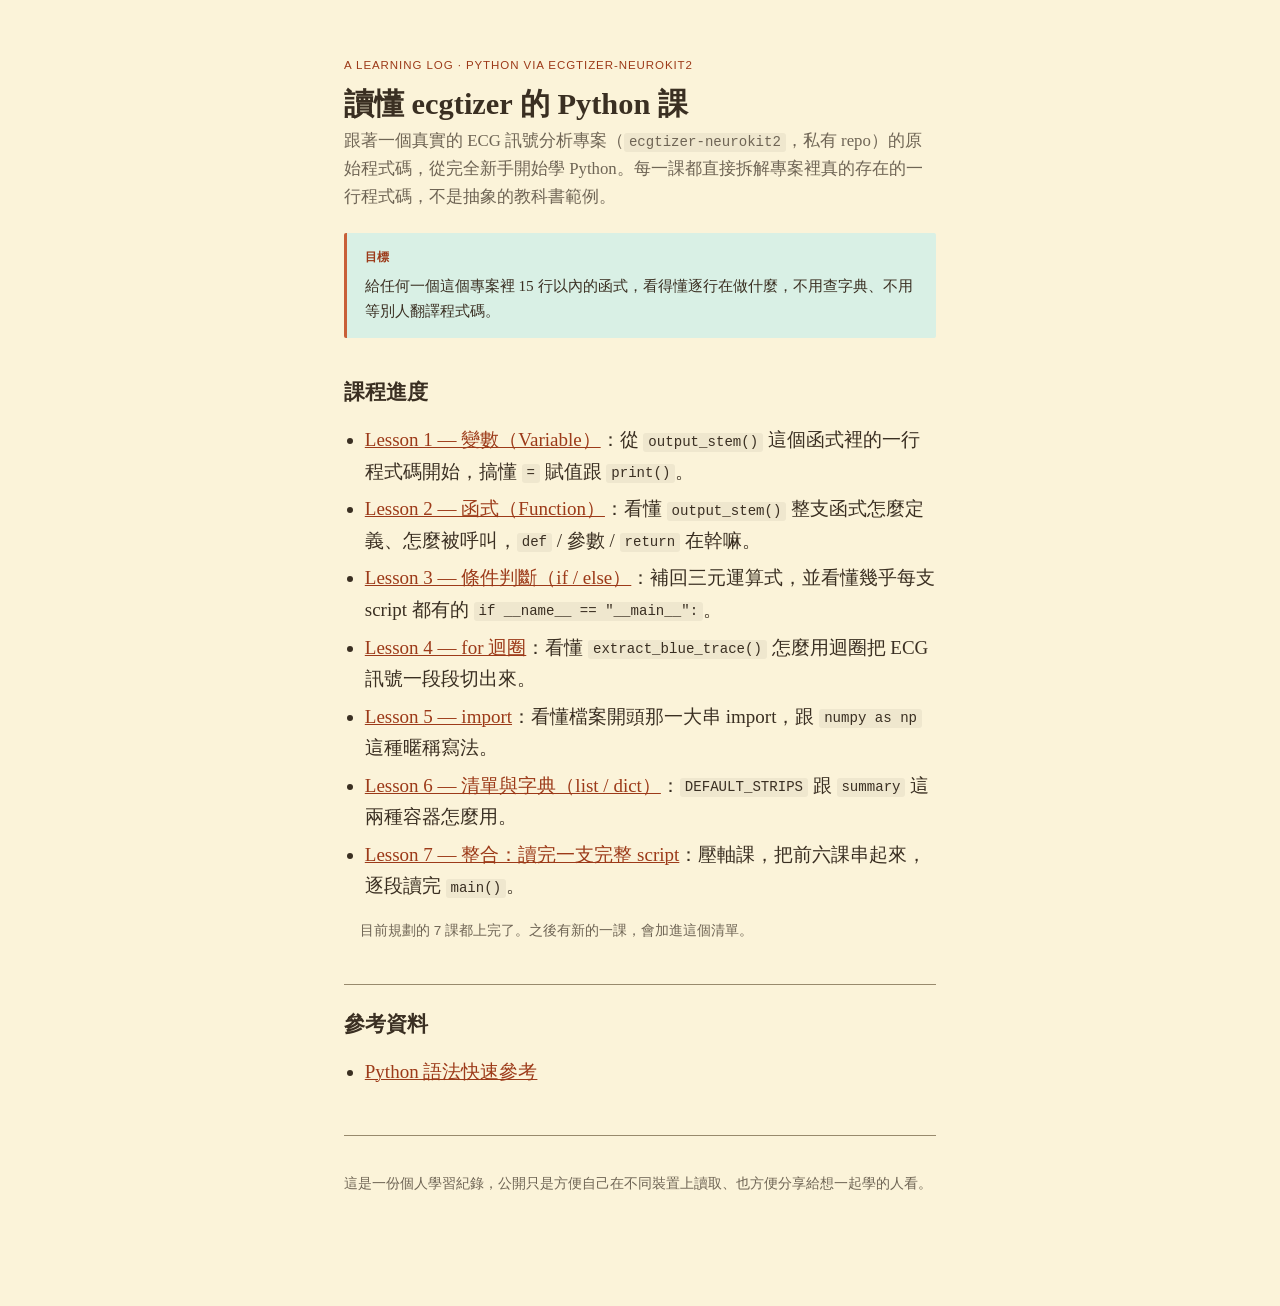
<file: index.html>
<!doctype html>
<html lang="zh-Hant">
<head>
<meta charset="utf-8">
<meta name="viewport" content="width=device-width, initial-scale=1">
<title>讀懂 ecgtizer 的 Python 課</title>
<link rel="stylesheet" href="assets/style.css">
</head>
<body>
<div class="page">

  <p class="eyebrow">A learning log · Python via ecgtizer-neurokit2</p>
  <h1>讀懂 ecgtizer 的 Python 課</h1>
  <p class="subtitle">跟著一個真實的 ECG 訊號分析專案（<code>ecgtizer-neurokit2</code>，私有 repo）的原始程式碼，從完全新手開始學 Python。每一課都直接拆解專案裡真的存在的一行程式碼，不是抽象的教科書範例。</p>

  <div class="callout">
    <span class="label">目標</span>
    給任何一個這個專案裡 15 行以內的函式，看得懂逐行在做什麼，不用查字典、不用等別人翻譯程式碼。
  </div>

  <h2>課程進度</h2>
  <ul>
    <li><a href="lessons/0001-variables-and-print.html">Lesson 1 — 變數（Variable）</a>：從 <code>output_stem()</code> 這個函式裡的一行程式碼開始，搞懂 <code>=</code> 賦值跟 <code>print()</code>。</li>
    <li><a href="lessons/0002-function-calls.html">Lesson 2 — 函式（Function）</a>：看懂 <code>output_stem()</code> 整支函式怎麼定義、怎麼被呼叫，<code>def</code> / 參數 / <code>return</code> 在幹嘛。</li>
    <li><a href="lessons/0003-if-else.html">Lesson 3 — 條件判斷（if / else）</a>：補回三元運算式，並看懂幾乎每支 script 都有的 <code>if __name__ == "__main__":</code>。</li>
    <li><a href="lessons/0004-for-loops.html">Lesson 4 — for 迴圈</a>：看懂 <code>extract_blue_trace()</code> 怎麼用迴圈把 ECG 訊號一段段切出來。</li>
    <li><a href="lessons/0005-imports.html">Lesson 5 — import</a>：看懂檔案開頭那一大串 import，跟 <code>numpy as np</code> 這種暱稱寫法。</li>
    <li><a href="lessons/0006-lists-and-dicts.html">Lesson 6 — 清單與字典（list / dict）</a>：<code>DEFAULT_STRIPS</code> 跟 <code>summary</code> 這兩種容器怎麼用。</li>
    <li><a href="lessons/0007-full-script.html">Lesson 7 — 整合：讀完一支完整 script</a>：壓軸課，把前六課串起來，逐段讀完 <code>main()</code>。</li>
  </ul>
  <p class="line-note">目前規劃的 7 課都上完了。之後有新的一課，會加進這個清單。</p>

  <h2>參考資料</h2>
  <ul>
    <li><a href="reference/python-syntax-cheatsheet.html">Python 語法快速參考</a></li>
  </ul>

  <div class="nav-footer">
    <p>這是一份個人學習紀錄，公開只是方便自己在不同裝置上讀取、也方便分享給想一起學的人看。</p>
  </div>

</div>
</body>
</html>
</file>
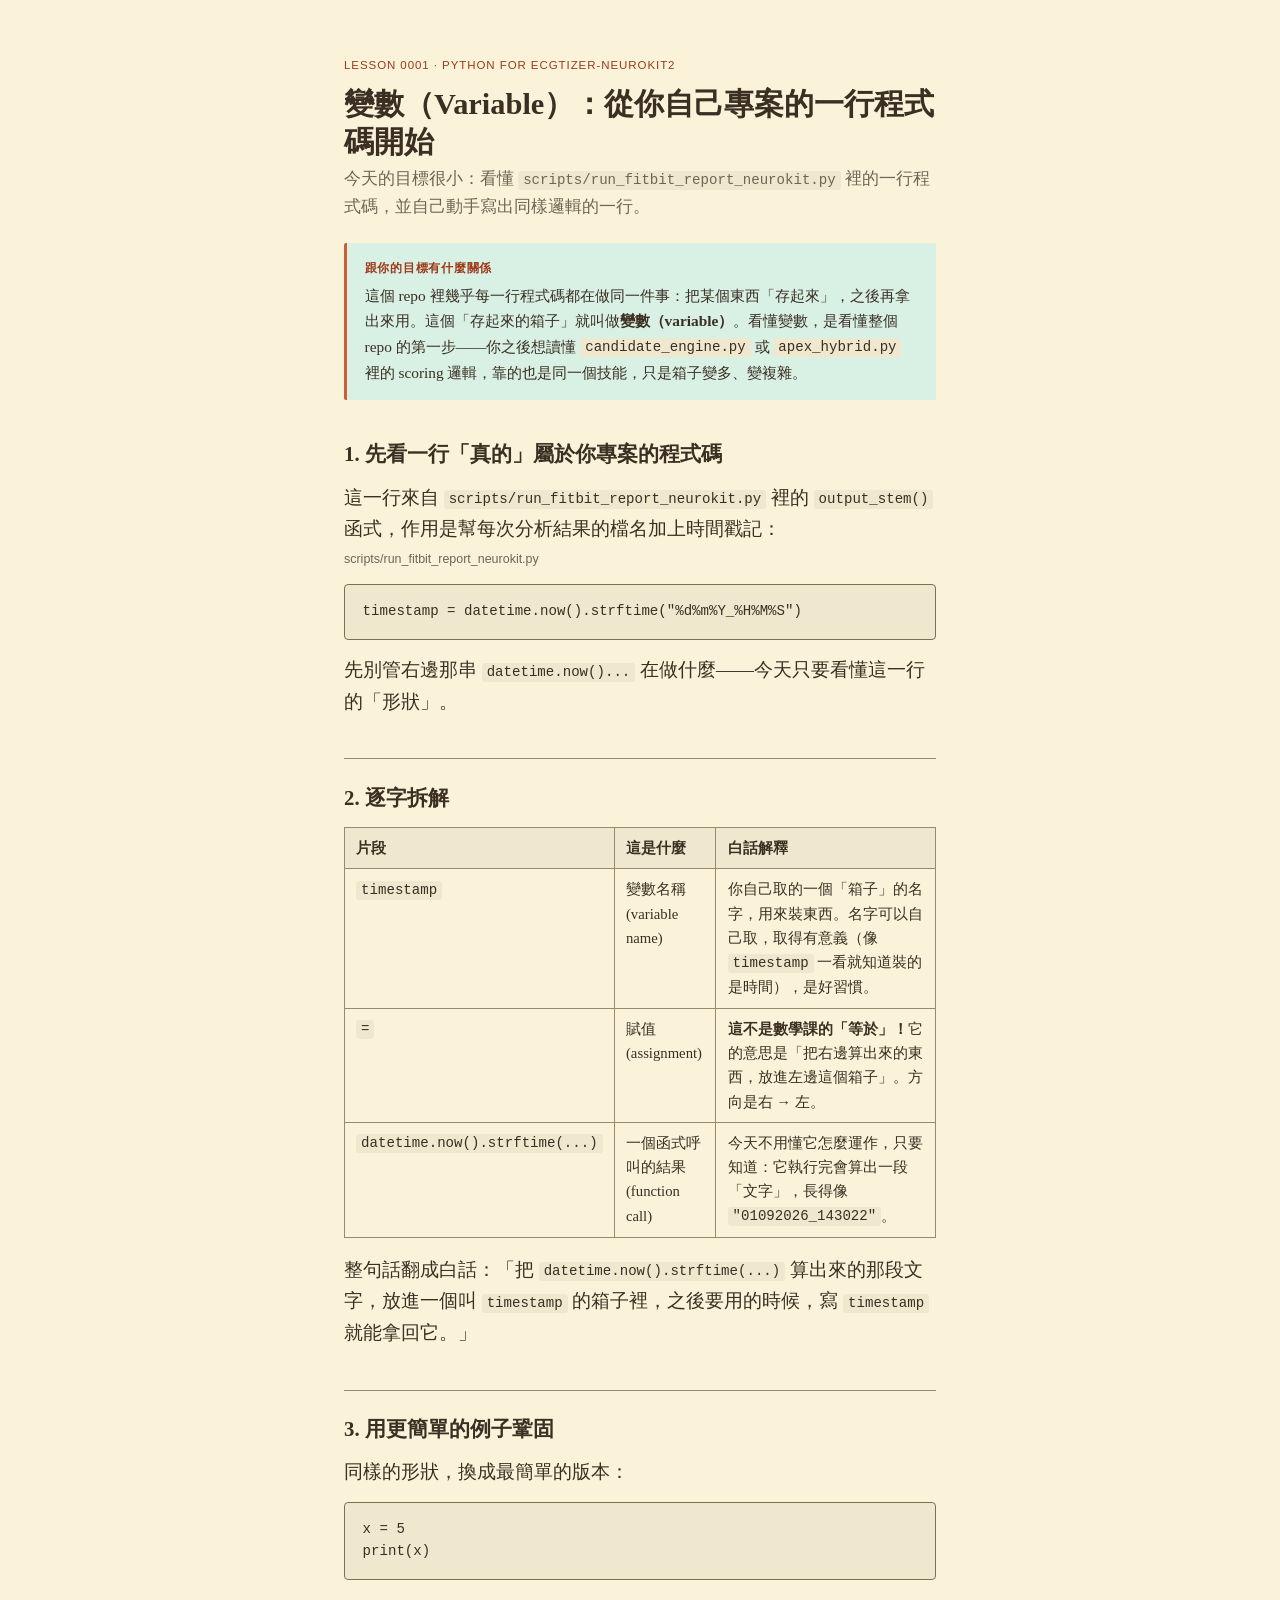
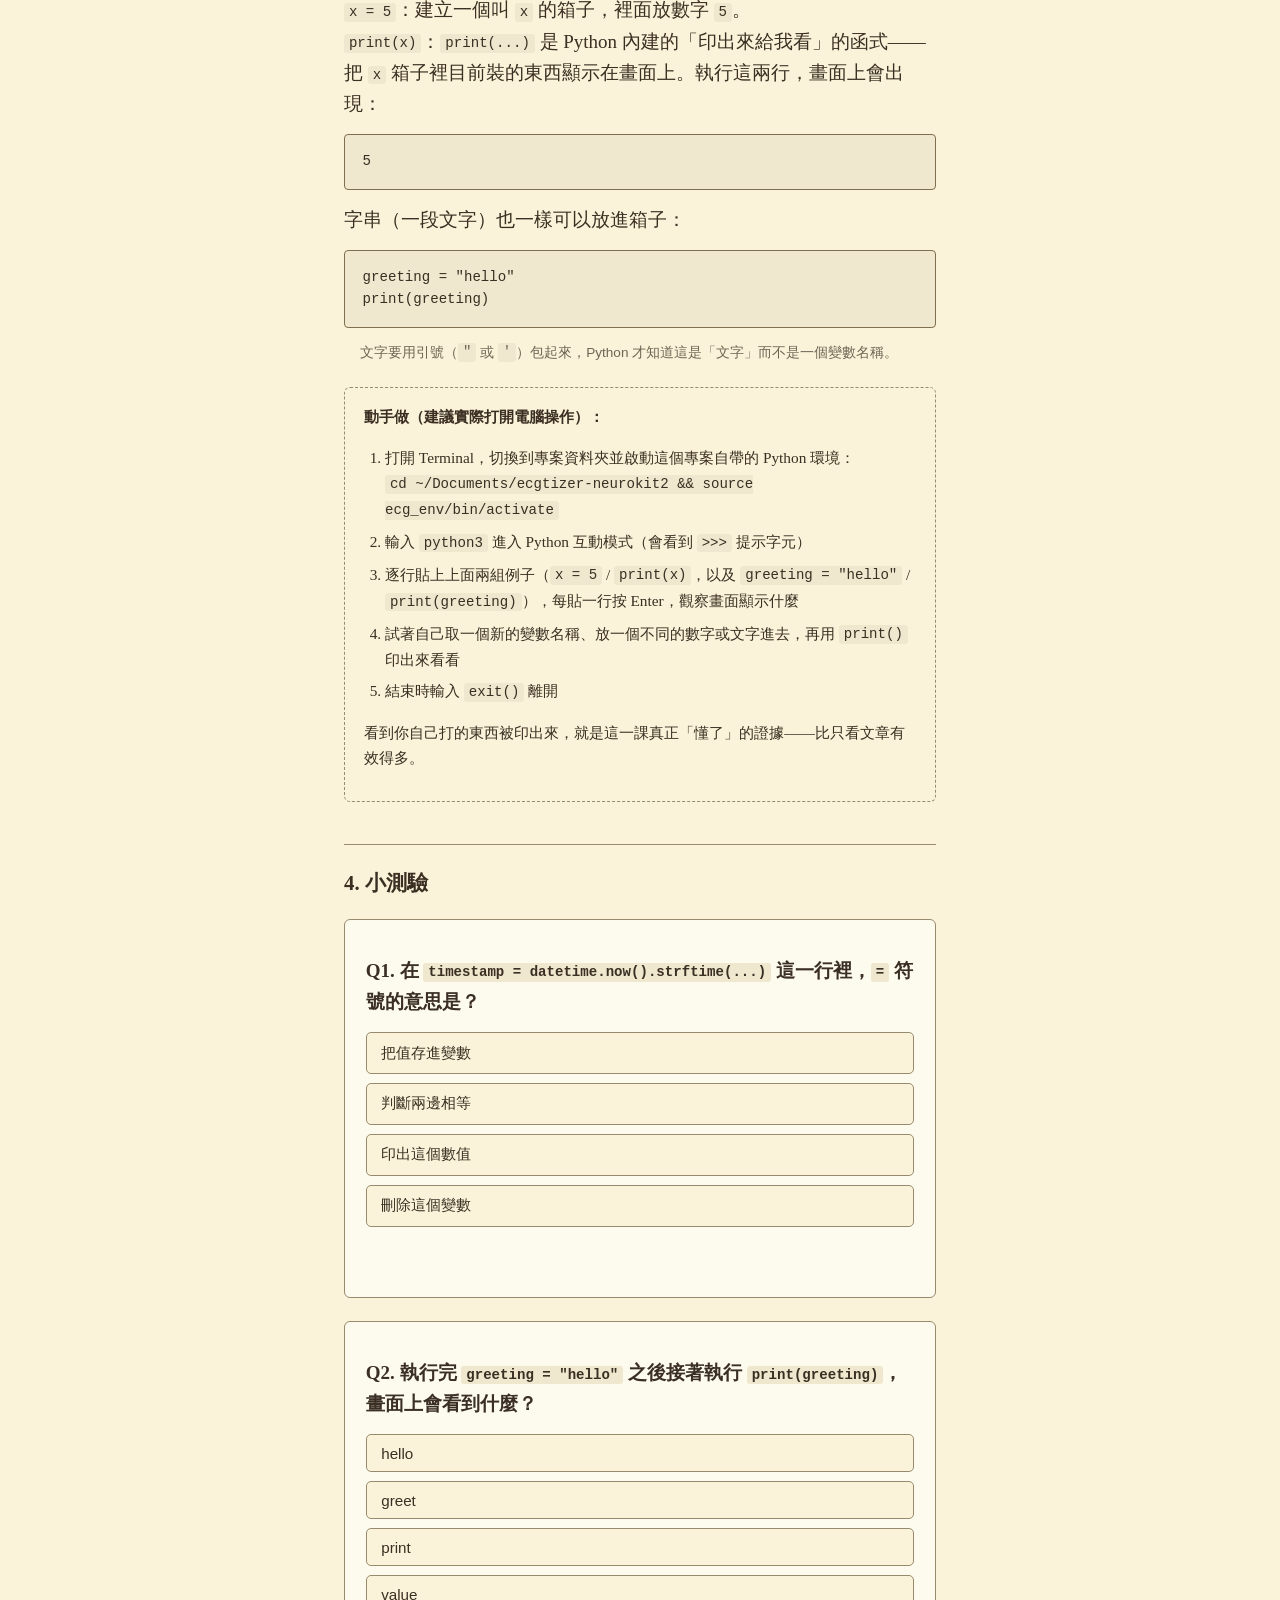
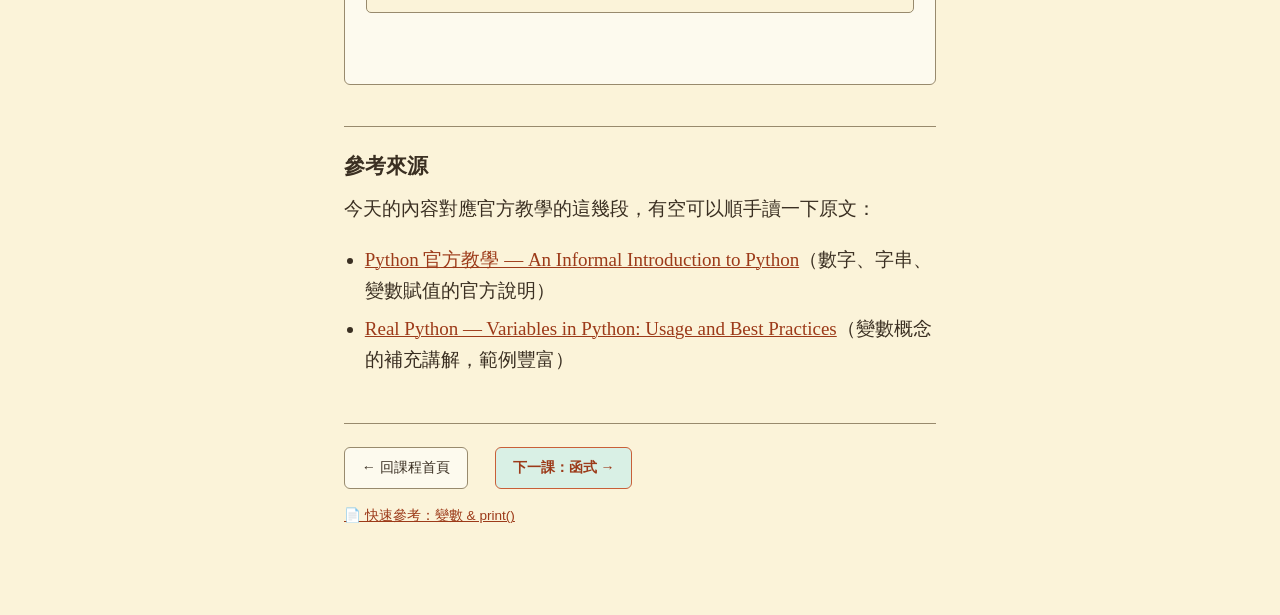
<file: lessons/0001-variables-and-print.html>
<!doctype html>
<html lang="zh-Hant">
<head>
<meta charset="utf-8">
<meta name="viewport" content="width=device-width, initial-scale=1">
<title>第一課・變數（Variable）</title>
<link rel="stylesheet" href="../assets/style.css">
</head>
<body>
<div class="page">

  <p class="eyebrow">Lesson 0001 · Python for ecgtizer-neurokit2</p>
  <h1>變數（Variable）：從你自己專案的一行程式碼開始</h1>
  <p class="subtitle">今天的目標很小：看懂 <code>scripts/run_fitbit_report_neurokit.py</code> 裡的一行程式碼，並自己動手寫出同樣邏輯的一行。</p>

  <div class="callout">
    <span class="label">跟你的目標有什麼關係</span>
    這個 repo 裡幾乎每一行程式碼都在做同一件事：把某個東西「存起來」，之後再拿出來用。這個「存起來的箱子」就叫做<strong>變數（variable）</strong>。看懂變數，是看懂整個 repo 的第一步——你之後想讀懂 <code>candidate_engine.py</code> 或 <code>apex_hybrid.py</code> 裡的 scoring 邏輯，靠的也是同一個技能，只是箱子變多、變複雜。
  </div>

  <h2>1. 先看一行「真的」屬於你專案的程式碼</h2>
  <p>這一行來自 <code>scripts/run_fitbit_report_neurokit.py</code> 裡的 <code>output_stem()</code> 函式，作用是幫每次分析結果的檔名加上時間戳記：</p>
  <p class="source-file">scripts/run_fitbit_report_neurokit.py</p>
  <pre><code>timestamp = datetime.now().strftime("%d%m%Y_%H%M%S")</code></pre>

  <p>先別管右邊那串 <code>datetime.now()...</code> 在做什麼——今天只要看懂這一行的「形狀」。</p>

  <h2>2. 逐字拆解</h2>
  <table>
    <tr><th>片段</th><th>這是什麼</th><th>白話解釋</th></tr>
    <tr>
      <td><code>timestamp</code></td>
      <td>變數名稱<br>(variable name)</td>
      <td>你自己取的一個「箱子」的名字，用來裝東西。名字可以自己取，取得有意義（像 <code>timestamp</code> 一看就知道裝的是時間），是好習慣。</td>
    </tr>
    <tr>
      <td><code>=</code></td>
      <td>賦值<br>(assignment)</td>
      <td><strong>這不是數學課的「等於」！</strong>它的意思是「把右邊算出來的東西，放進左邊這個箱子」。方向是右 → 左。</td>
    </tr>
    <tr>
      <td><code>datetime.now().strftime(...)</code></td>
      <td>一個函式呼叫的結果<br>(function call)</td>
      <td>今天不用懂它怎麼運作，只要知道：它執行完會算出一段「文字」，長得像 <code>"01092026_143022"</code>。</td>
    </tr>
  </table>

  <p>整句話翻成白話：「把 <code>datetime.now().strftime(...)</code> 算出來的那段文字，放進一個叫 <code>timestamp</code> 的箱子裡，之後要用的時候，寫 <code>timestamp</code> 就能拿回它。」</p>

  <h2>3. 用更簡單的例子鞏固</h2>
  <p>同樣的形狀，換成最簡單的版本：</p>
  <pre><code>x = 5
print(x)</code></pre>
  <p><code>x = 5</code>：建立一個叫 <code>x</code> 的箱子，裡面放數字 <code>5</code>。<br>
  <code>print(x)</code>：<code>print(...)</code> 是 Python 內建的「印出來給我看」的函式——把 <code>x</code> 箱子裡目前裝的東西顯示在畫面上。執行這兩行，畫面上會出現：</p>
  <pre><code>5</code></pre>

  <p>字串（一段文字）也一樣可以放進箱子：</p>
  <pre><code>greeting = "hello"
print(greeting)</code></pre>
  <p class="line-note">文字要用引號（<code>"</code> 或 <code>'</code>）包起來，Python 才知道這是「文字」而不是一個變數名稱。</p>

  <div class="try-it">
    <strong>動手做（建議實際打開電腦操作）：</strong>
    <ol>
      <li>打開 Terminal，切換到專案資料夾並啟動這個專案自帶的 Python 環境：<br><code>cd ~/Documents/ecgtizer-neurokit2 && source ecg_env/bin/activate</code></li>
      <li>輸入 <code>python3</code> 進入 Python 互動模式（會看到 <code>&gt;&gt;&gt;</code> 提示字元）</li>
      <li>逐行貼上上面兩組例子（<code>x = 5</code> / <code>print(x)</code>，以及 <code>greeting = "hello"</code> / <code>print(greeting)</code>），每貼一行按 Enter，觀察畫面顯示什麼</li>
      <li>試著自己取一個新的變數名稱、放一個不同的數字或文字進去，再用 <code>print()</code> 印出來看看</li>
      <li>結束時輸入 <code>exit()</code> 離開</li>
    </ol>
    <p>看到你自己打的東西被印出來，就是這一課真正「懂了」的證據——比只看文章有效得多。</p>
  </div>

  <h2>4. 小測驗</h2>

  <div class="quiz" id="quiz1">
    <p class="q">Q1. 在 <code>timestamp = datetime.now().strftime(...)</code> 這一行裡，<code>=</code> 符號的意思是？</p>
    <div class="options">
      <button class="opt" data-correct="true">把值存進變數</button>
      <button class="opt" data-correct="false">判斷兩邊相等</button>
      <button class="opt" data-correct="false">印出這個數值</button>
      <button class="opt" data-correct="false">刪除這個變數</button>
    </div>
    <p class="feedback"></p>
  </div>

  <div class="quiz" id="quiz2">
    <p class="q">Q2. 執行完 <code>greeting = "hello"</code> 之後接著執行 <code>print(greeting)</code>，畫面上會看到什麼？</p>
    <div class="options">
      <button class="opt" data-correct="true">hello</button>
      <button class="opt" data-correct="false">greet</button>
      <button class="opt" data-correct="false">print</button>
      <button class="opt" data-correct="false">value</button>
    </div>
    <p class="feedback"></p>
  </div>

  <h2>參考來源</h2>
  <p>今天的內容對應官方教學的這幾段，有空可以順手讀一下原文：</p>
  <ul>
    <li><a href="https://docs.python.org/3/tutorial/introduction.html" target="_blank" rel="noopener">Python 官方教學 — An Informal Introduction to Python</a>（數字、字串、變數賦值的官方說明）</li>
    <li><a href="https://realpython.com/python-variables/" target="_blank" rel="noopener">Real Python — Variables in Python: Usage and Best Practices</a>（變數概念的補充講解，範例豐富）</li>
  </ul>

  <div class="nav-footer">
    <div class="nav-buttons">
      <a class="nav-btn" href="../index.html">← 回課程首頁</a>
      <a class="nav-btn nav-btn-primary" href="0002-function-calls.html">下一課：函式 →</a>
    </div>
    <a href="../reference/python-syntax-cheatsheet.html">📄 快速參考：變數 &amp; print()</a>
  </div>

</div>

<script>
(function () {
  document.querySelectorAll('.quiz').forEach(function (quiz) {
    var buttons = quiz.querySelectorAll('button.opt');
    var feedback = quiz.querySelector('.feedback');
    buttons.forEach(function (btn) {
      btn.addEventListener('click', function () {
        if (quiz.dataset.answered === 'true') return;
        quiz.dataset.answered = 'true';
        var isCorrect = btn.getAttribute('data-correct') === 'true';
        buttons.forEach(function (b) {
          b.disabled = true;
          if (b.getAttribute('data-correct') === 'true') b.classList.add('correct');
        });
        if (!isCorrect) btn.classList.add('wrong');
        feedback.textContent = isCorrect ? '答對了 — 說得很清楚。' : '不對，正確答案已經標成綠色了，看看差在哪裡。';
        feedback.className = 'feedback ' + (isCorrect ? 'good' : 'bad');
      });
    });
  });
})();
</script>

</body>
</html>
</file>
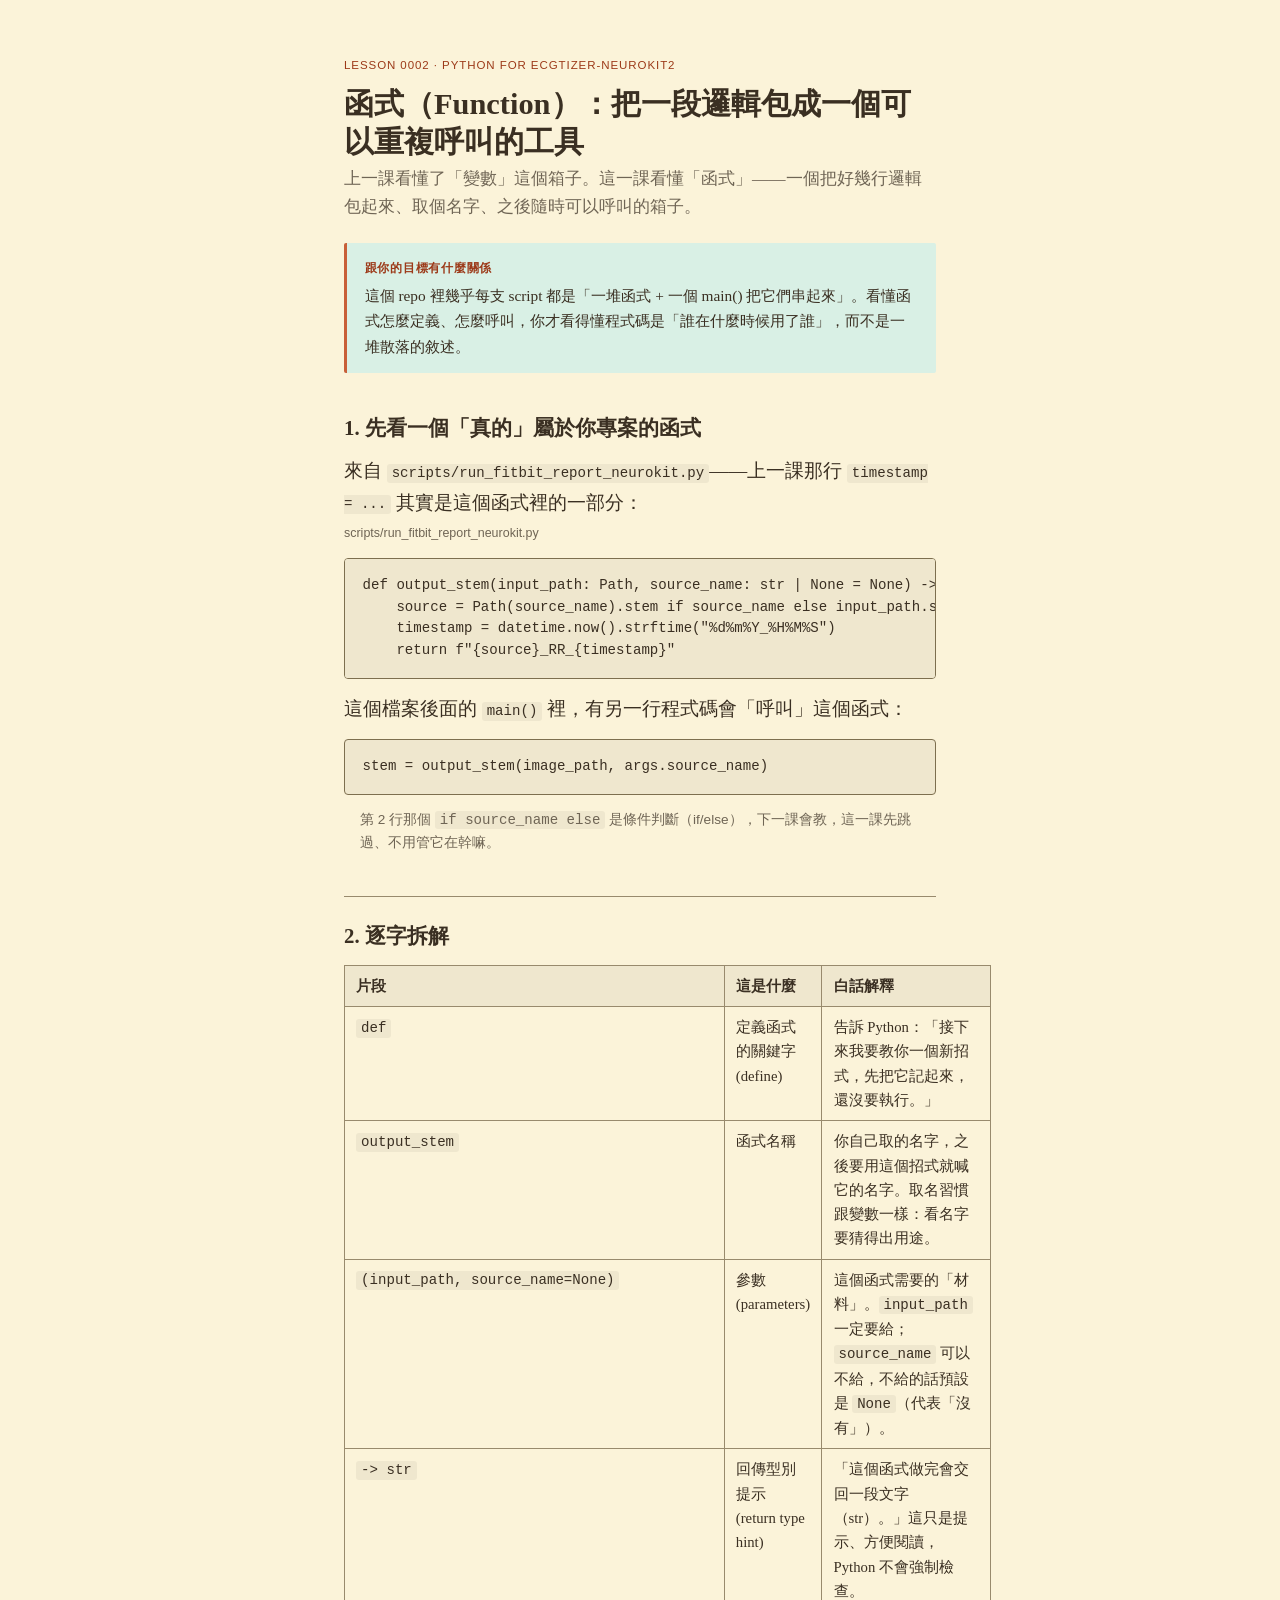
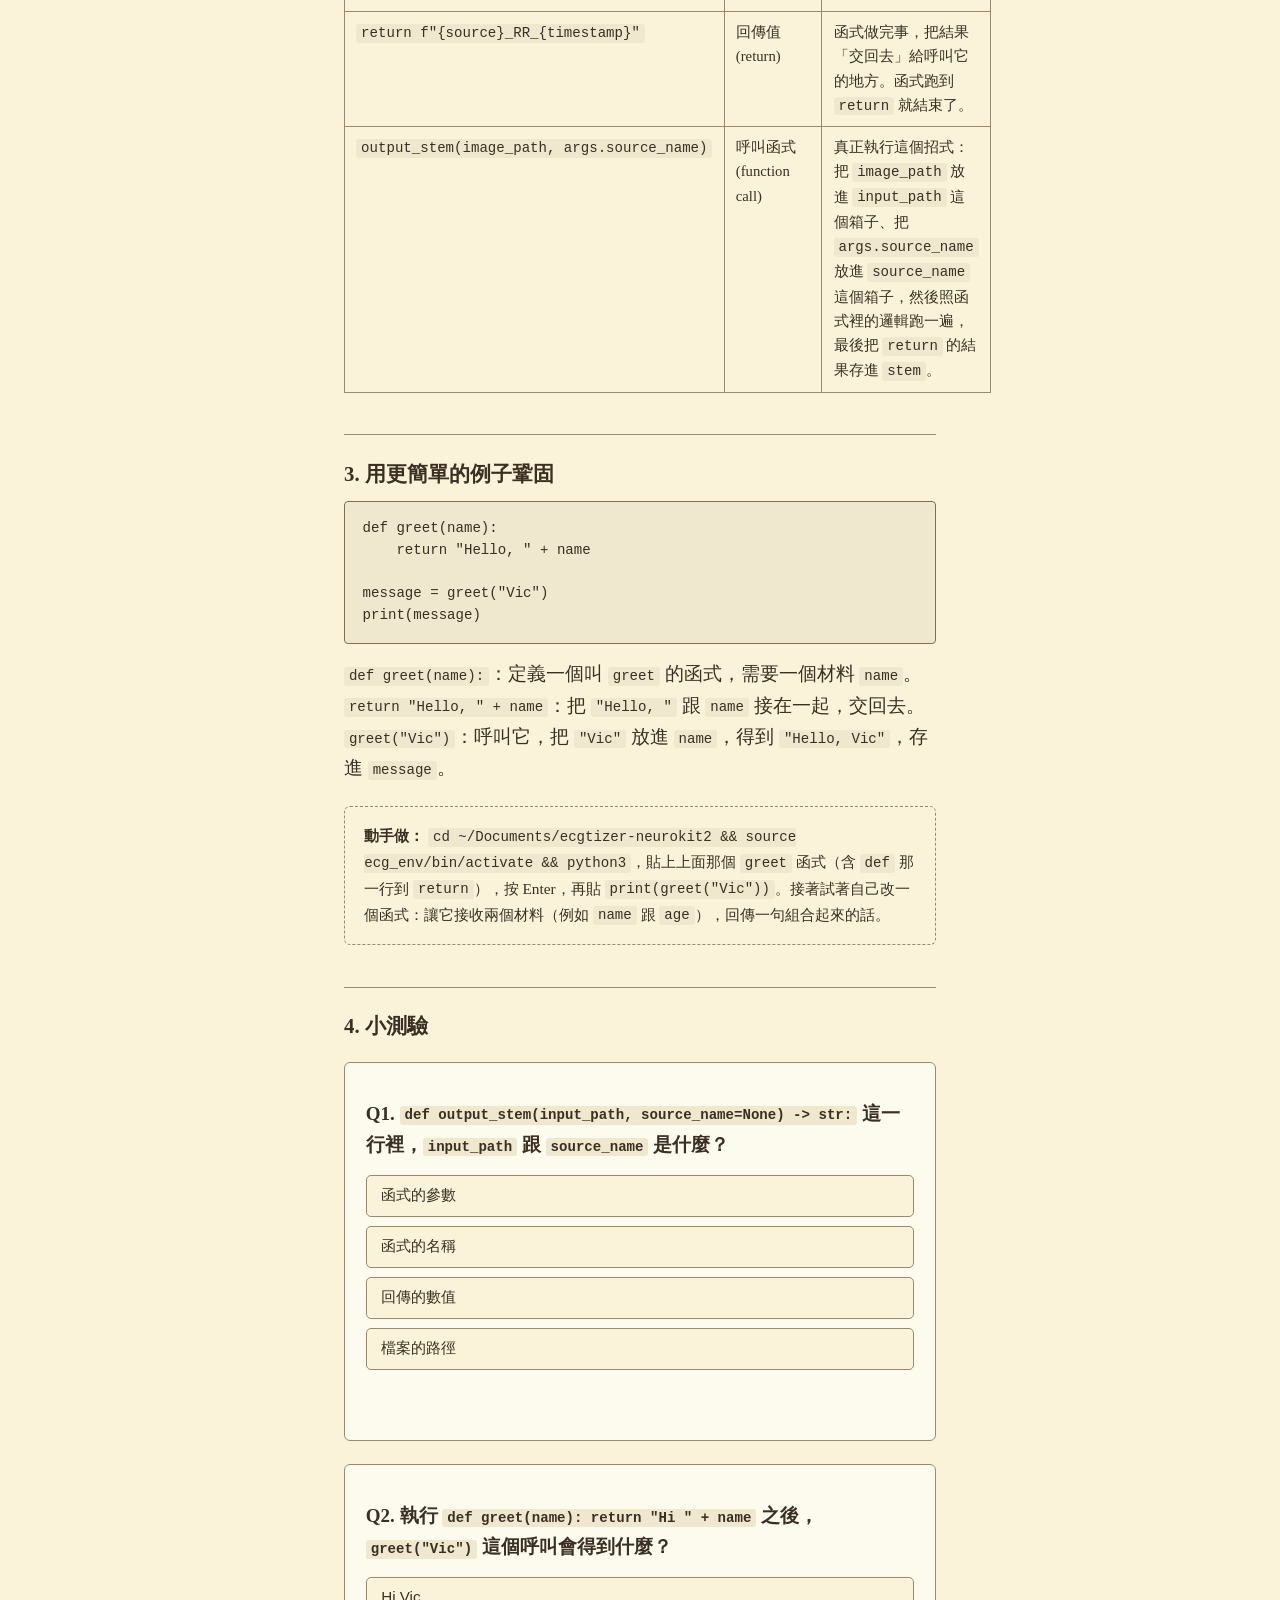
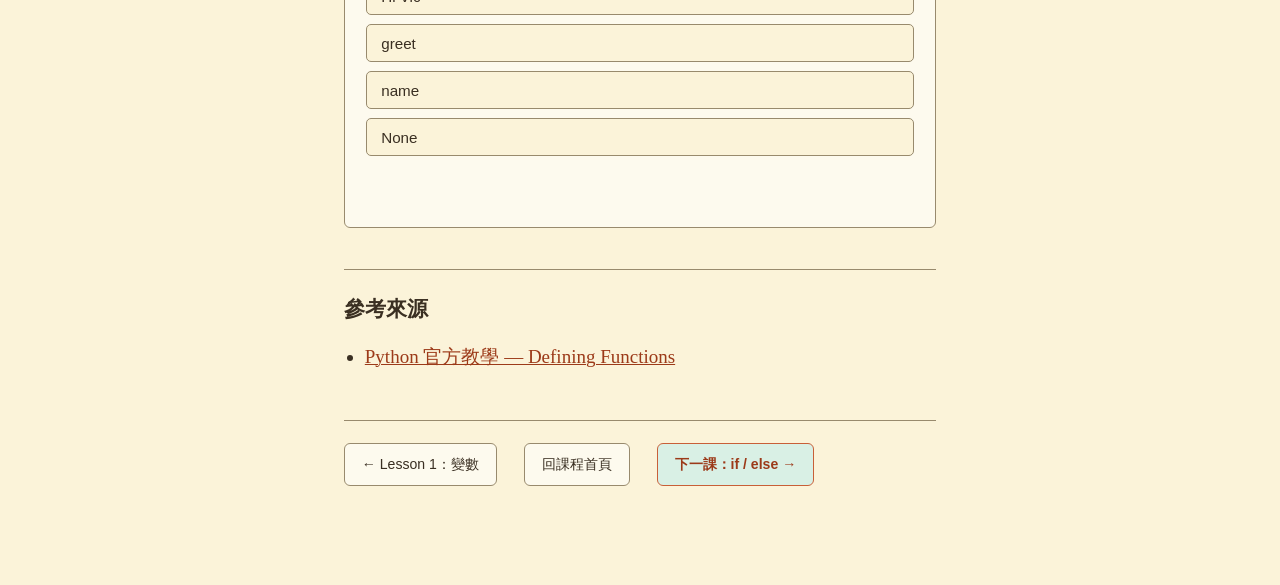
<file: lessons/0002-function-calls.html>
<!doctype html>
<html lang="zh-Hant">
<head>
<meta charset="utf-8">
<meta name="viewport" content="width=device-width, initial-scale=1">
<title>第二課・函式（Function）</title>
<link rel="stylesheet" href="../assets/style.css">
</head>
<body>
<div class="page">

  <p class="eyebrow">Lesson 0002 · Python for ecgtizer-neurokit2</p>
  <h1>函式（Function）：把一段邏輯包成一個可以重複呼叫的工具</h1>
  <p class="subtitle">上一課看懂了「變數」這個箱子。這一課看懂「函式」——一個把好幾行邏輯包起來、取個名字、之後隨時可以呼叫的箱子。</p>

  <div class="callout">
    <span class="label">跟你的目標有什麼關係</span>
    這個 repo 裡幾乎每支 script 都是「一堆函式 + 一個 main() 把它們串起來」。看懂函式怎麼定義、怎麼呼叫，你才看得懂程式碼是「誰在什麼時候用了誰」，而不是一堆散落的敘述。
  </div>

  <h2>1. 先看一個「真的」屬於你專案的函式</h2>
  <p>來自 <code>scripts/run_fitbit_report_neurokit.py</code>——上一課那行 <code>timestamp = ...</code> 其實是這個函式裡的一部分：</p>
  <p class="source-file">scripts/run_fitbit_report_neurokit.py</p>
  <pre><code>def output_stem(input_path: Path, source_name: str | None = None) -> str:
    source = Path(source_name).stem if source_name else input_path.stem
    timestamp = datetime.now().strftime("%d%m%Y_%H%M%S")
    return f"{source}_RR_{timestamp}"</code></pre>

  <p>這個檔案後面的 <code>main()</code> 裡，有另一行程式碼會「呼叫」這個函式：</p>
  <pre><code>stem = output_stem(image_path, args.source_name)</code></pre>

  <p class="line-note">第 2 行那個 <code>if source_name else</code> 是條件判斷（if/else），下一課會教，這一課先跳過、不用管它在幹嘛。</p>

  <h2>2. 逐字拆解</h2>
  <table>
    <tr><th>片段</th><th>這是什麼</th><th>白話解釋</th></tr>
    <tr>
      <td><code>def</code></td>
      <td>定義函式的關鍵字<br>(define)</td>
      <td>告訴 Python：「接下來我要教你一個新招式，先把它記起來，還沒要執行。」</td>
    </tr>
    <tr>
      <td><code>output_stem</code></td>
      <td>函式名稱</td>
      <td>你自己取的名字，之後要用這個招式就喊它的名字。取名習慣跟變數一樣：看名字要猜得出用途。</td>
    </tr>
    <tr>
      <td><code>(input_path, source_name=None)</code></td>
      <td>參數<br>(parameters)</td>
      <td>這個函式需要的「材料」。<code>input_path</code> 一定要給；<code>source_name</code> 可以不給，不給的話預設是 <code>None</code>（代表「沒有」）。</td>
    </tr>
    <tr>
      <td><code>-&gt; str</code></td>
      <td>回傳型別提示<br>(return type hint)</td>
      <td>「這個函式做完會交回一段文字（str）。」這只是提示、方便閱讀，Python 不會強制檢查。</td>
    </tr>
    <tr>
      <td><code>return f"{source}_RR_{timestamp}"</code></td>
      <td>回傳值<br>(return)</td>
      <td>函式做完事，把結果「交回去」給呼叫它的地方。函式跑到 <code>return</code> 就結束了。</td>
    </tr>
    <tr>
      <td><code>output_stem(image_path, args.source_name)</code></td>
      <td>呼叫函式<br>(function call)</td>
      <td>真正執行這個招式：把 <code>image_path</code> 放進 <code>input_path</code> 這個箱子、把 <code>args.source_name</code> 放進 <code>source_name</code> 這個箱子，然後照函式裡的邏輯跑一遍，最後把 <code>return</code> 的結果存進 <code>stem</code>。</td>
    </tr>
  </table>

  <h2>3. 用更簡單的例子鞏固</h2>
  <pre><code>def greet(name):
    return "Hello, " + name

message = greet("Vic")
print(message)</code></pre>
  <p><code>def greet(name):</code>：定義一個叫 <code>greet</code> 的函式，需要一個材料 <code>name</code>。<br>
  <code>return "Hello, " + name</code>：把 <code>"Hello, "</code> 跟 <code>name</code> 接在一起，交回去。<br>
  <code>greet("Vic")</code>：呼叫它，把 <code>"Vic"</code> 放進 <code>name</code>，得到 <code>"Hello, Vic"</code>，存進 <code>message</code>。</p>

  <div class="try-it">
    <strong>動手做：</strong> <code>cd ~/Documents/ecgtizer-neurokit2 && source ecg_env/bin/activate && python3</code>，貼上上面那個 <code>greet</code> 函式（含 <code>def</code> 那一行到 <code>return</code>），按 Enter，再貼 <code>print(greet("Vic"))</code>。接著試著自己改一個函式：讓它接收兩個材料（例如 <code>name</code> 跟 <code>age</code>），回傳一句組合起來的話。
  </div>

  <h2>4. 小測驗</h2>

  <div class="quiz">
    <p class="q">Q1. <code>def output_stem(input_path, source_name=None) -&gt; str:</code> 這一行裡，<code>input_path</code> 跟 <code>source_name</code> 是什麼？</p>
    <div class="options">
      <button class="opt" data-correct="true">函式的參數</button>
      <button class="opt" data-correct="false">函式的名稱</button>
      <button class="opt" data-correct="false">回傳的數值</button>
      <button class="opt" data-correct="false">檔案的路徑</button>
    </div>
    <p class="feedback"></p>
  </div>

  <div class="quiz">
    <p class="q">Q2. 執行 <code>def greet(name): return "Hi " + name</code> 之後，<code>greet("Vic")</code> 這個呼叫會得到什麼？</p>
    <div class="options">
      <button class="opt" data-correct="true">Hi Vic</button>
      <button class="opt" data-correct="false">greet</button>
      <button class="opt" data-correct="false">name</button>
      <button class="opt" data-correct="false">None</button>
    </div>
    <p class="feedback"></p>
  </div>

  <h2>參考來源</h2>
  <ul>
    <li><a href="https://docs.python.org/3/tutorial/controlflow.html#defining-functions" target="_blank" rel="noopener">Python 官方教學 — Defining Functions</a></li>
  </ul>

  <div class="nav-footer">
    <div class="nav-buttons">
      <a class="nav-btn" href="0001-variables-and-print.html">← Lesson 1：變數</a>
      <a class="nav-btn" href="../index.html">回課程首頁</a>
      <a class="nav-btn nav-btn-primary" href="0003-if-else.html">下一課：if / else →</a>
    </div>
  </div>

</div>

<script>
(function () {
  document.querySelectorAll('.quiz').forEach(function (quiz) {
    var buttons = quiz.querySelectorAll('button.opt');
    var feedback = quiz.querySelector('.feedback');
    buttons.forEach(function (btn) {
      btn.addEventListener('click', function () {
        if (quiz.dataset.answered === 'true') return;
        quiz.dataset.answered = 'true';
        var isCorrect = btn.getAttribute('data-correct') === 'true';
        buttons.forEach(function (b) {
          b.disabled = true;
          if (b.getAttribute('data-correct') === 'true') b.classList.add('correct');
        });
        if (!isCorrect) btn.classList.add('wrong');
        feedback.textContent = isCorrect ? '答對了 — 說得很清楚。' : '不對，正確答案已經標成綠色了，看看差在哪裡。';
        feedback.className = 'feedback ' + (isCorrect ? 'good' : 'bad');
      });
    });
  });
})();
</script>

</body>
</html>
</file>
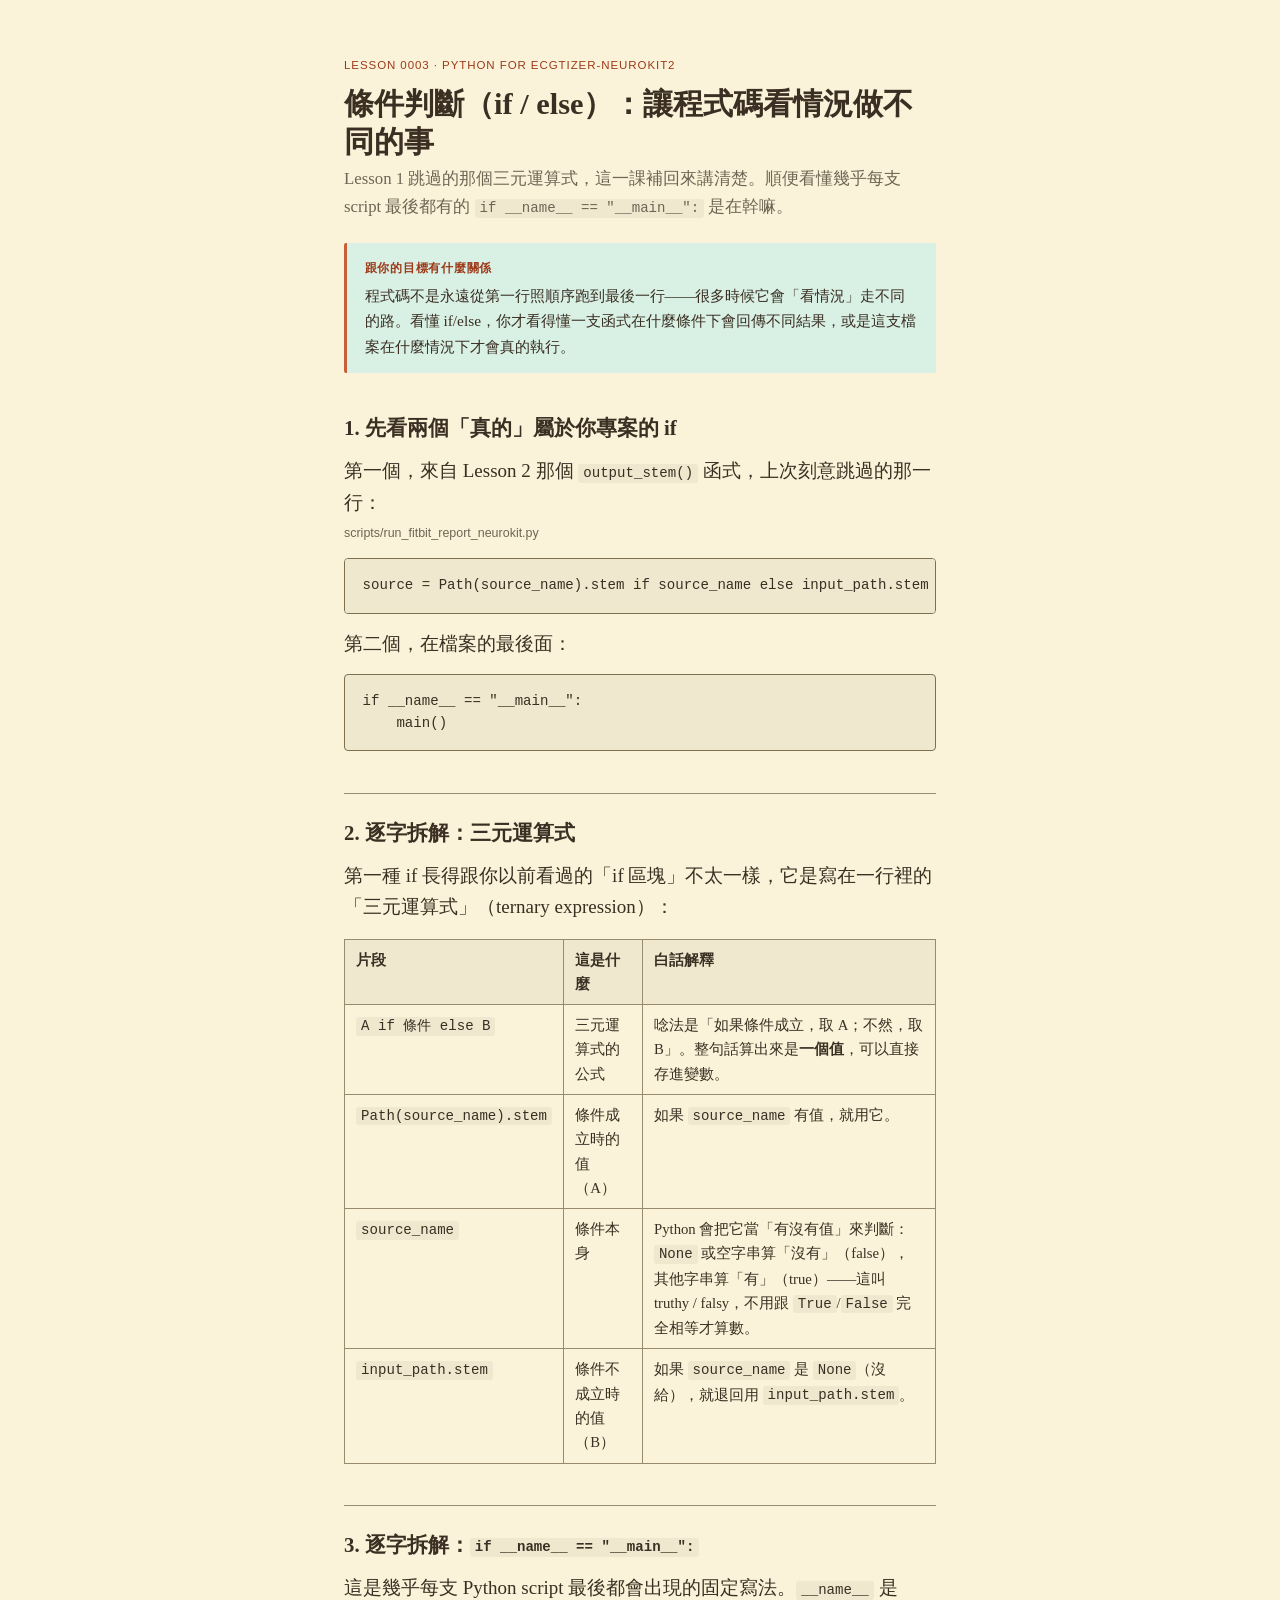
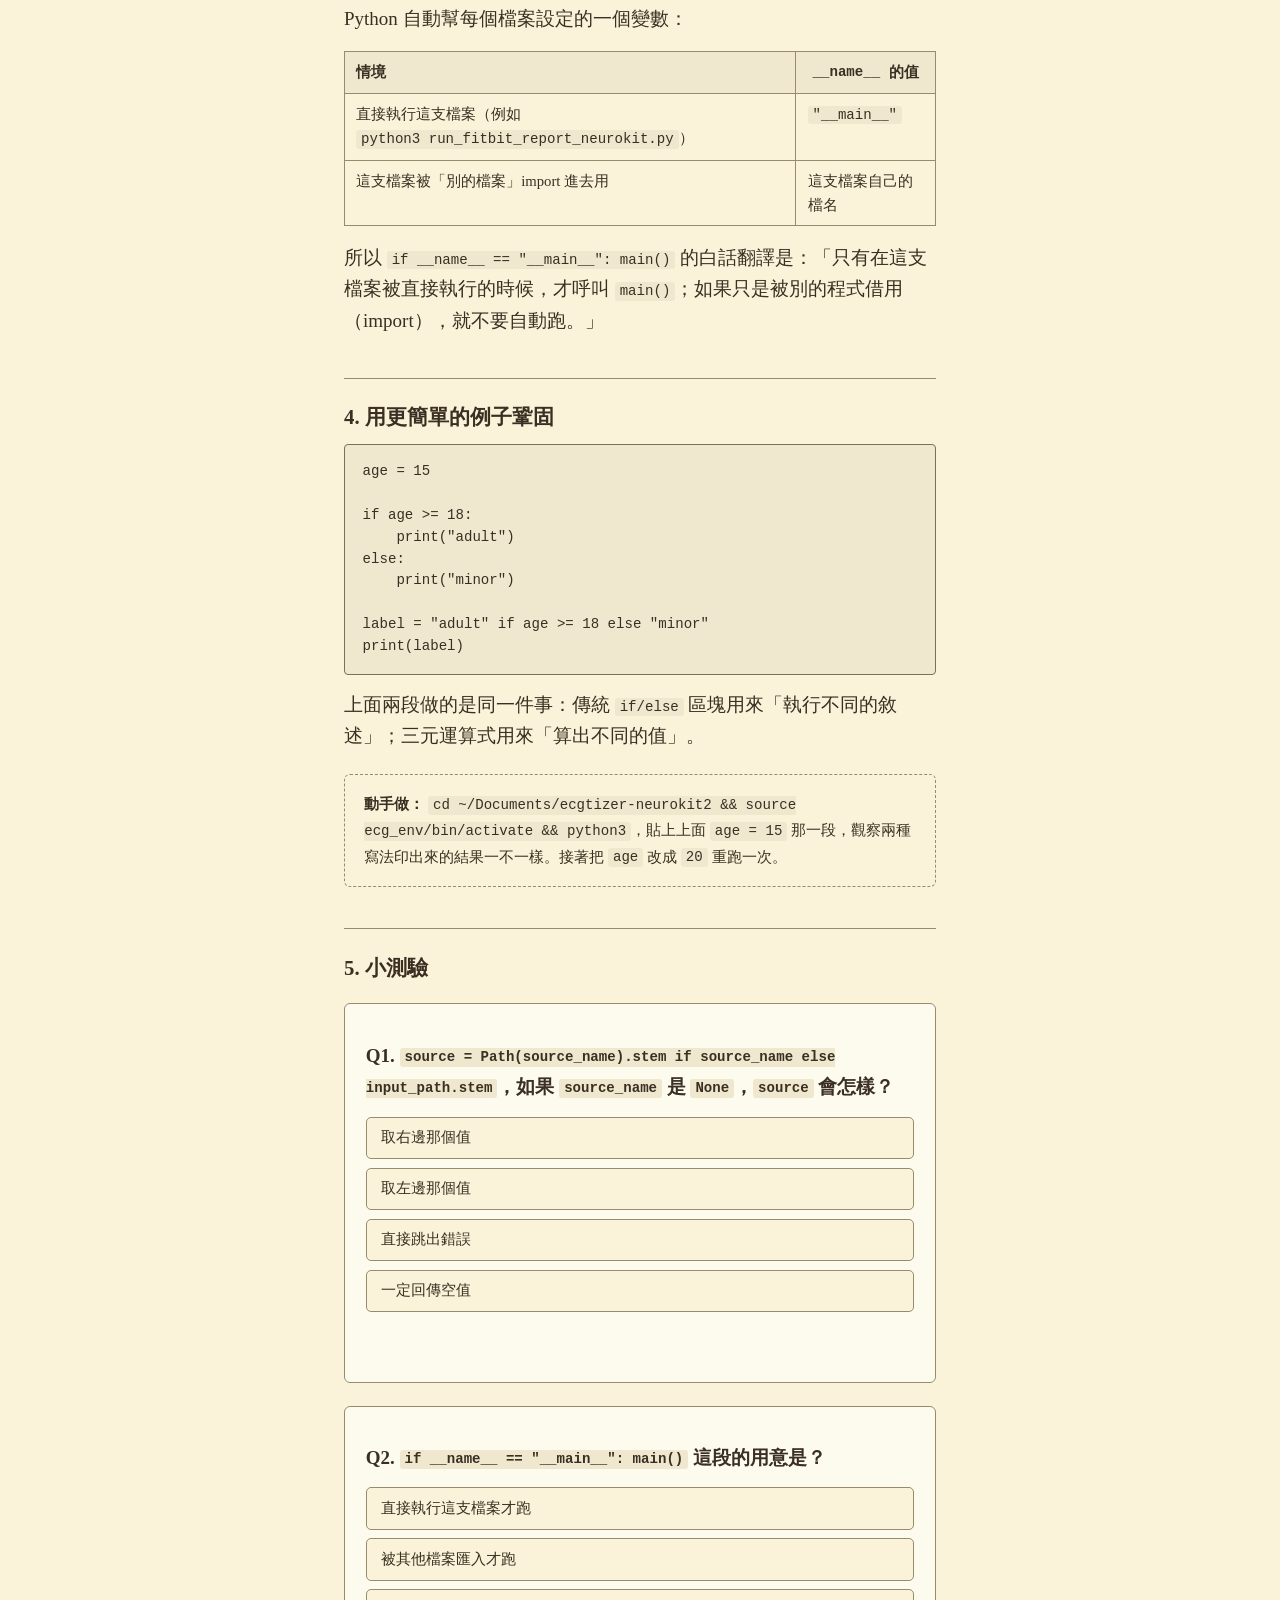
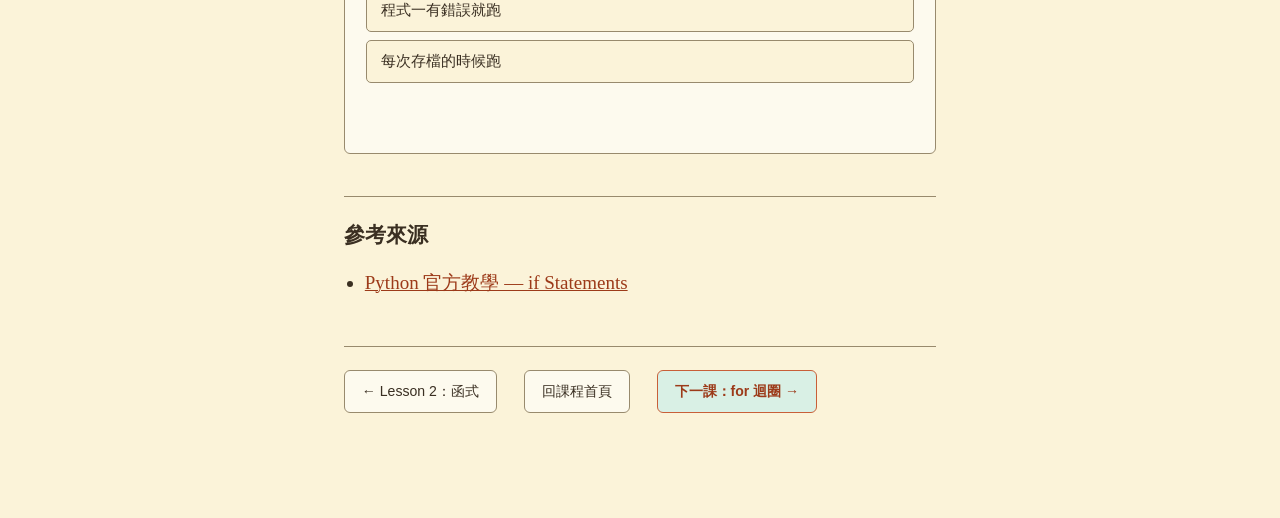
<file: lessons/0003-if-else.html>
<!doctype html>
<html lang="zh-Hant">
<head>
<meta charset="utf-8">
<meta name="viewport" content="width=device-width, initial-scale=1">
<title>第三課・條件判斷（if / else）</title>
<link rel="stylesheet" href="../assets/style.css">
</head>
<body>
<div class="page">

  <p class="eyebrow">Lesson 0003 · Python for ecgtizer-neurokit2</p>
  <h1>條件判斷（if / else）：讓程式碼看情況做不同的事</h1>
  <p class="subtitle">Lesson 1 跳過的那個三元運算式，這一課補回來講清楚。順便看懂幾乎每支 script 最後都有的 <code>if __name__ == "__main__":</code> 是在幹嘛。</p>

  <div class="callout">
    <span class="label">跟你的目標有什麼關係</span>
    程式碼不是永遠從第一行照順序跑到最後一行——很多時候它會「看情況」走不同的路。看懂 if/else，你才看得懂一支函式在什麼條件下會回傳不同結果，或是這支檔案在什麼情況下才會真的執行。
  </div>

  <h2>1. 先看兩個「真的」屬於你專案的 if</h2>
  <p>第一個，來自 Lesson 2 那個 <code>output_stem()</code> 函式，上次刻意跳過的那一行：</p>
  <p class="source-file">scripts/run_fitbit_report_neurokit.py</p>
  <pre><code>source = Path(source_name).stem if source_name else input_path.stem</code></pre>

  <p>第二個，在檔案的最後面：</p>
  <pre><code>if __name__ == "__main__":
    main()</code></pre>

  <h2>2. 逐字拆解：三元運算式</h2>
  <p>第一種 if 長得跟你以前看過的「if 區塊」不太一樣，它是寫在一行裡的「三元運算式」（ternary expression）：</p>
  <table>
    <tr><th>片段</th><th>這是什麼</th><th>白話解釋</th></tr>
    <tr>
      <td><code>A if 條件 else B</code></td>
      <td>三元運算式的公式</td>
      <td>唸法是「如果條件成立，取 A；不然，取 B」。整句話算出來是<strong>一個值</strong>，可以直接存進變數。</td>
    </tr>
    <tr>
      <td><code>Path(source_name).stem</code></td>
      <td>條件成立時的值（A）</td>
      <td>如果 <code>source_name</code> 有值，就用它。</td>
    </tr>
    <tr>
      <td><code>source_name</code></td>
      <td>條件本身</td>
      <td>Python 會把它當「有沒有值」來判斷：<code>None</code> 或空字串算「沒有」（false），其他字串算「有」（true）——這叫 truthy / falsy，不用跟 <code>True</code>/<code>False</code> 完全相等才算數。</td>
    </tr>
    <tr>
      <td><code>input_path.stem</code></td>
      <td>條件不成立時的值（B）</td>
      <td>如果 <code>source_name</code> 是 <code>None</code>（沒給），就退回用 <code>input_path.stem</code>。</td>
    </tr>
  </table>

  <h2>3. 逐字拆解：<code>if __name__ == "__main__":</code></h2>
  <p>這是幾乎每支 Python script 最後都會出現的固定寫法。<code>__name__</code> 是 Python 自動幫每個檔案設定的一個變數：</p>
  <table>
    <tr><th>情境</th><th><code>__name__</code> 的值</th></tr>
    <tr><td>直接執行這支檔案（例如 <code>python3 run_fitbit_report_neurokit.py</code>）</td><td><code>"__main__"</code></td></tr>
    <tr><td>這支檔案被「別的檔案」import 進去用</td><td>這支檔案自己的檔名</td></tr>
  </table>
  <p>所以 <code>if __name__ == "__main__": main()</code> 的白話翻譯是：「只有在這支檔案被直接執行的時候，才呼叫 <code>main()</code>；如果只是被別的程式借用（import），就不要自動跑。」</p>

  <h2>4. 用更簡單的例子鞏固</h2>
  <pre><code>age = 15

if age >= 18:
    print("adult")
else:
    print("minor")

label = "adult" if age >= 18 else "minor"
print(label)</code></pre>
  <p>上面兩段做的是同一件事：傳統 <code>if/else</code> 區塊用來「執行不同的敘述」；三元運算式用來「算出不同的值」。</p>

  <div class="try-it">
    <strong>動手做：</strong> <code>cd ~/Documents/ecgtizer-neurokit2 && source ecg_env/bin/activate && python3</code>，貼上上面 <code>age = 15</code> 那一段，觀察兩種寫法印出來的結果一不一樣。接著把 <code>age</code> 改成 <code>20</code> 重跑一次。
  </div>

  <h2>5. 小測驗</h2>

  <div class="quiz">
    <p class="q">Q1. <code>source = Path(source_name).stem if source_name else input_path.stem</code>，如果 <code>source_name</code> 是 <code>None</code>，<code>source</code> 會怎樣？</p>
    <div class="options">
      <button class="opt" data-correct="true">取右邊那個值</button>
      <button class="opt" data-correct="false">取左邊那個值</button>
      <button class="opt" data-correct="false">直接跳出錯誤</button>
      <button class="opt" data-correct="false">一定回傳空值</button>
    </div>
    <p class="feedback"></p>
  </div>

  <div class="quiz">
    <p class="q">Q2. <code>if __name__ == "__main__": main()</code> 這段的用意是？</p>
    <div class="options">
      <button class="opt" data-correct="true">直接執行這支檔案才跑</button>
      <button class="opt" data-correct="false">被其他檔案匯入才跑</button>
      <button class="opt" data-correct="false">程式一有錯誤就跑</button>
      <button class="opt" data-correct="false">每次存檔的時候跑</button>
    </div>
    <p class="feedback"></p>
  </div>

  <h2>參考來源</h2>
  <ul>
    <li><a href="https://docs.python.org/3/tutorial/controlflow.html#if-statements" target="_blank" rel="noopener">Python 官方教學 — if Statements</a></li>
  </ul>

  <div class="nav-footer">
    <div class="nav-buttons">
      <a class="nav-btn" href="0002-function-calls.html">← Lesson 2：函式</a>
      <a class="nav-btn" href="../index.html">回課程首頁</a>
      <a class="nav-btn nav-btn-primary" href="0004-for-loops.html">下一課：for 迴圈 →</a>
    </div>
  </div>

</div>

<script>
(function () {
  document.querySelectorAll('.quiz').forEach(function (quiz) {
    var buttons = quiz.querySelectorAll('button.opt');
    var feedback = quiz.querySelector('.feedback');
    buttons.forEach(function (btn) {
      btn.addEventListener('click', function () {
        if (quiz.dataset.answered === 'true') return;
        quiz.dataset.answered = 'true';
        var isCorrect = btn.getAttribute('data-correct') === 'true';
        buttons.forEach(function (b) {
          b.disabled = true;
          if (b.getAttribute('data-correct') === 'true') b.classList.add('correct');
        });
        if (!isCorrect) btn.classList.add('wrong');
        feedback.textContent = isCorrect ? '答對了 — 說得很清楚。' : '不對，正確答案已經標成綠色了，看看差在哪裡。';
        feedback.className = 'feedback ' + (isCorrect ? 'good' : 'bad');
      });
    });
  });
})();
</script>

</body>
</html>
</file>
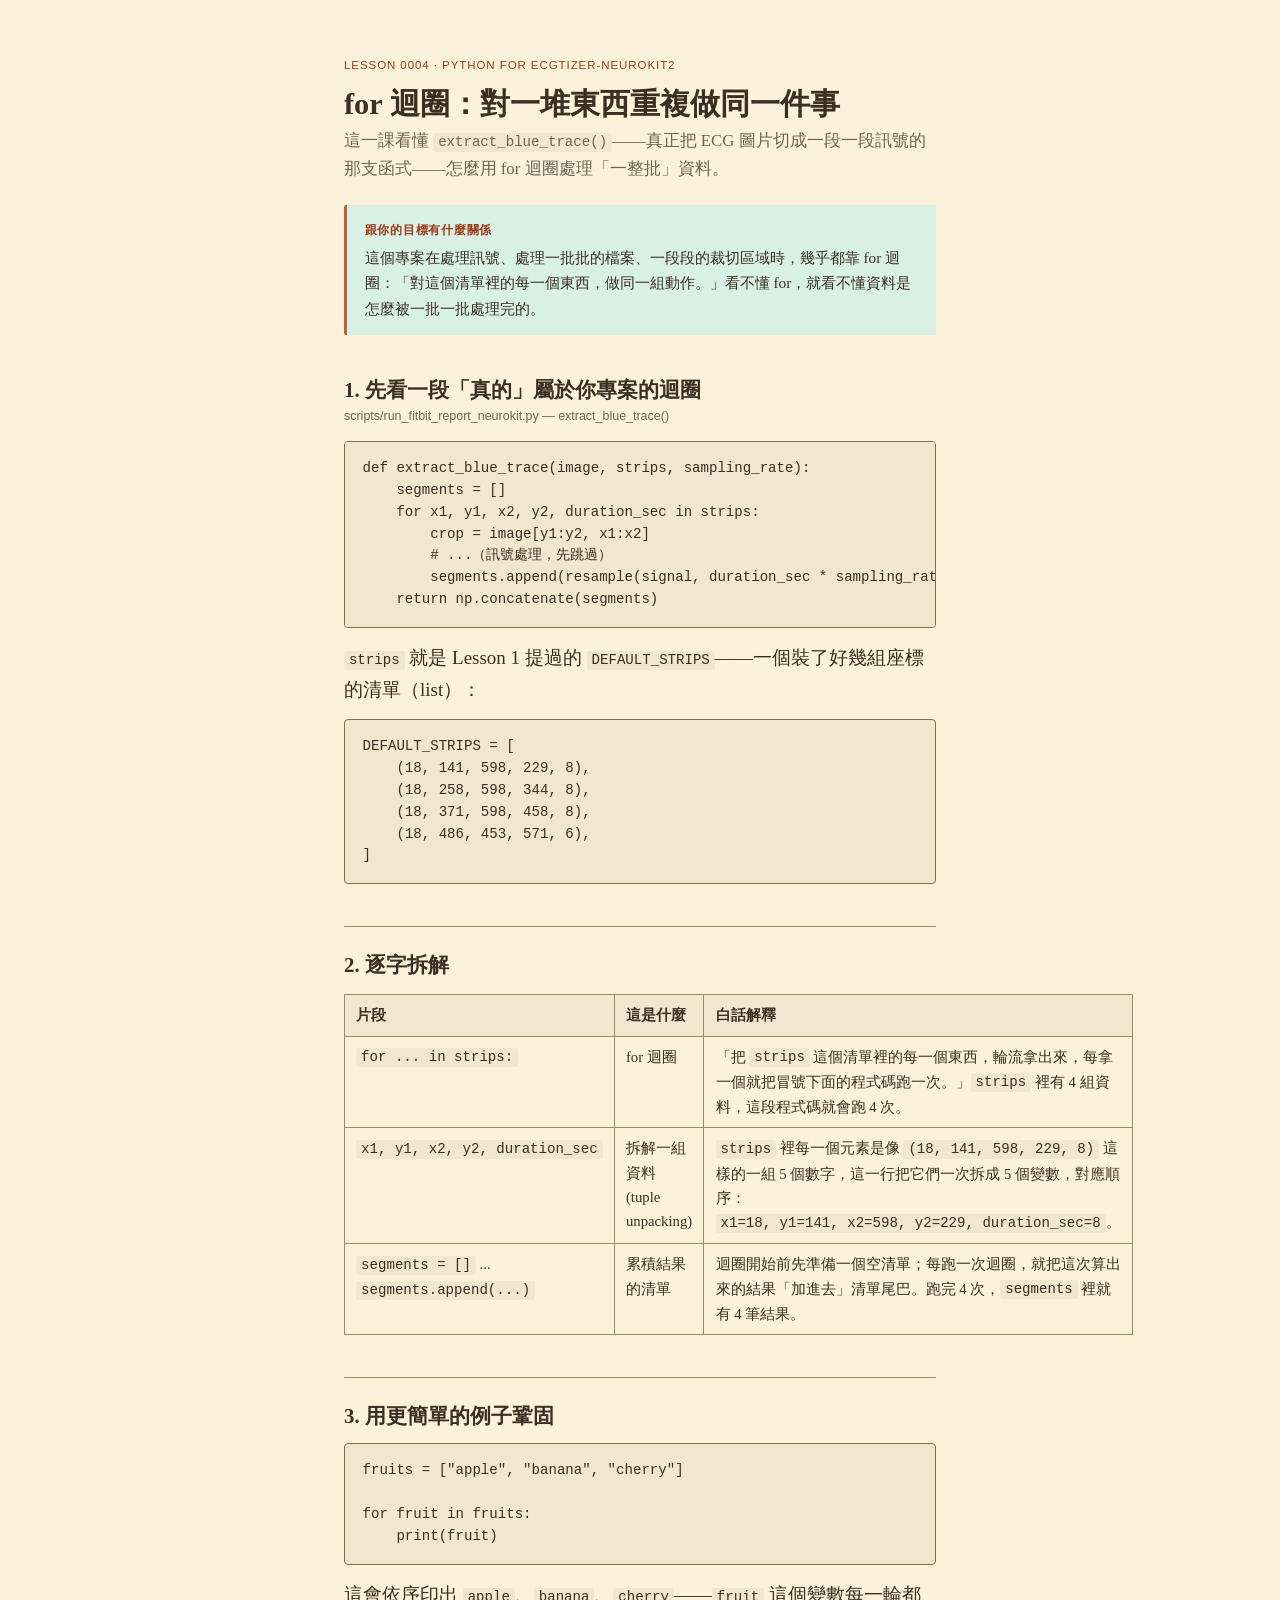
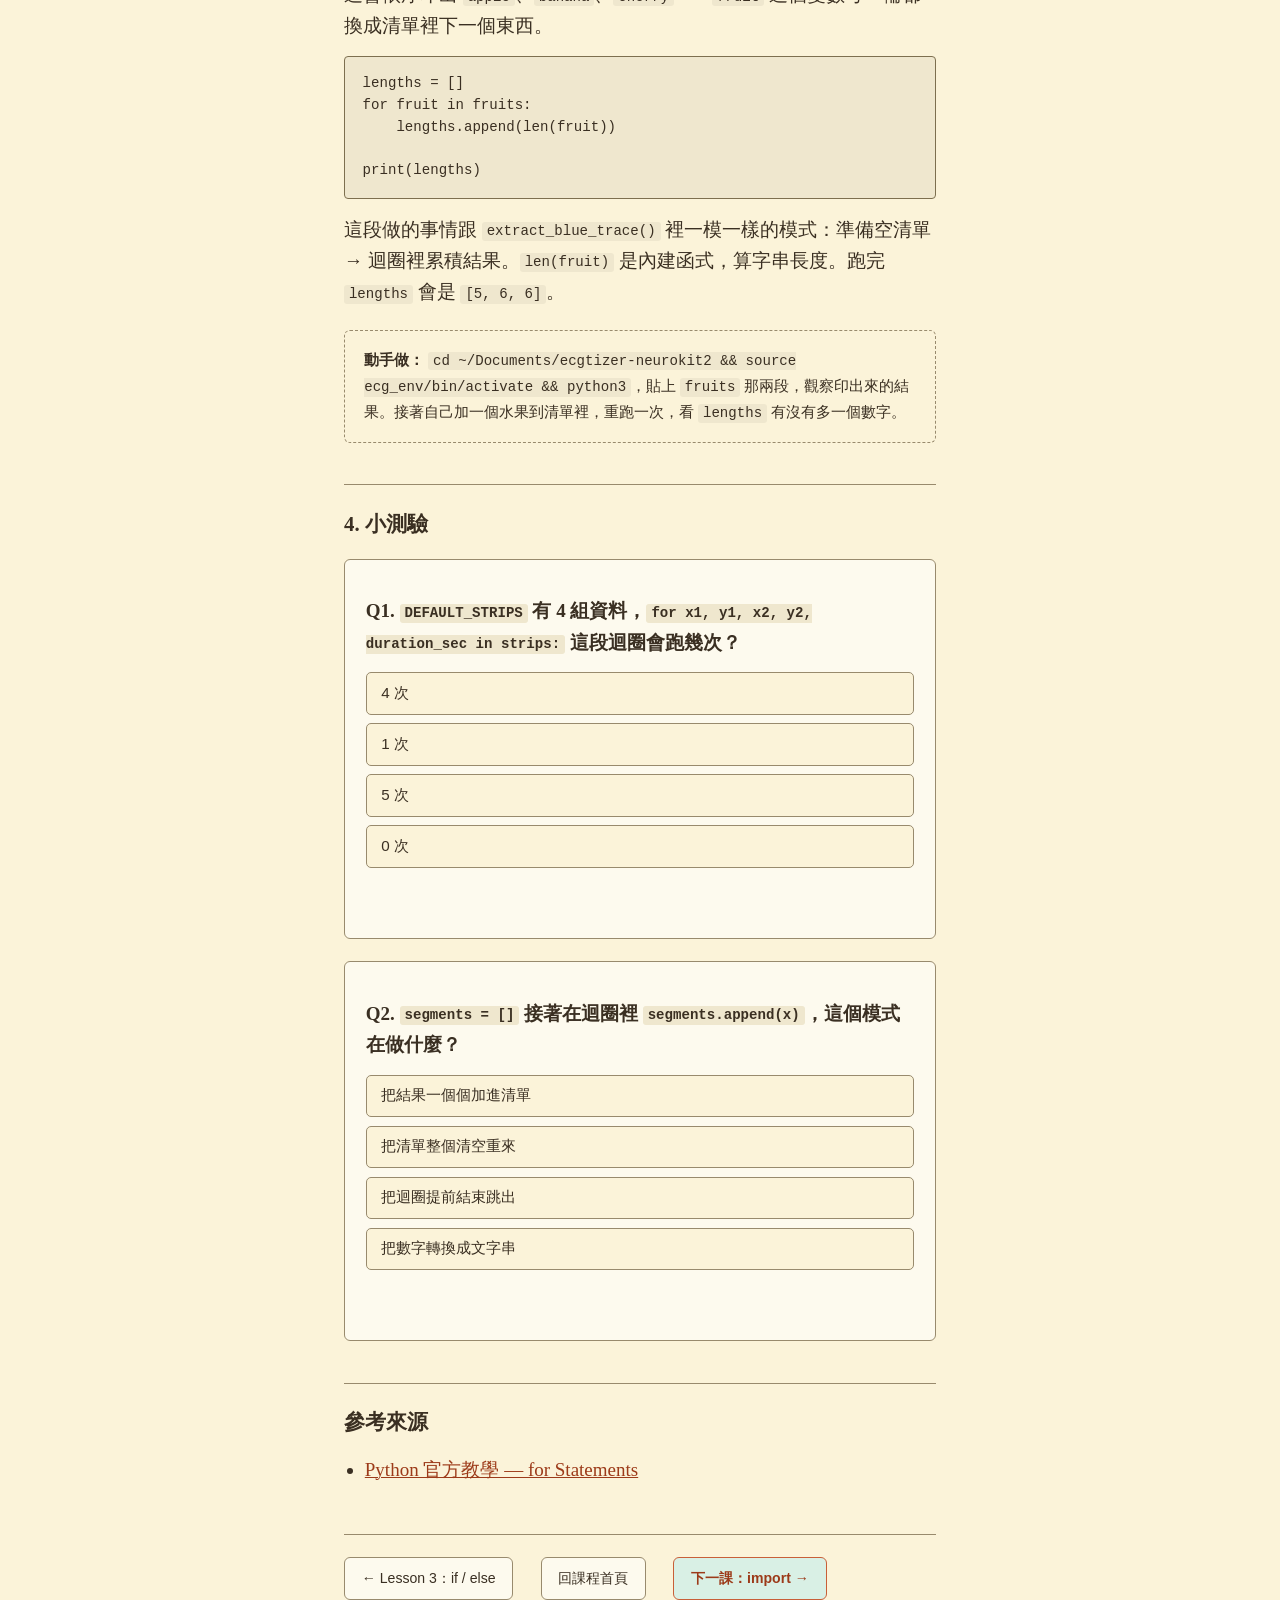
<file: lessons/0004-for-loops.html>
<!doctype html>
<html lang="zh-Hant">
<head>
<meta charset="utf-8">
<meta name="viewport" content="width=device-width, initial-scale=1">
<title>第四課・for 迴圈</title>
<link rel="stylesheet" href="../assets/style.css">
</head>
<body>
<div class="page">

  <p class="eyebrow">Lesson 0004 · Python for ecgtizer-neurokit2</p>
  <h1>for 迴圈：對一堆東西重複做同一件事</h1>
  <p class="subtitle">這一課看懂 <code>extract_blue_trace()</code>——真正把 ECG 圖片切成一段一段訊號的那支函式——怎麼用 for 迴圈處理「一整批」資料。</p>

  <div class="callout">
    <span class="label">跟你的目標有什麼關係</span>
    這個專案在處理訊號、處理一批批的檔案、一段段的裁切區域時，幾乎都靠 for 迴圈：「對這個清單裡的每一個東西，做同一組動作。」看不懂 for，就看不懂資料是怎麼被一批一批處理完的。
  </div>

  <h2>1. 先看一段「真的」屬於你專案的迴圈</h2>
  <p class="source-file">scripts/run_fitbit_report_neurokit.py — extract_blue_trace()</p>
  <pre><code>def extract_blue_trace(image, strips, sampling_rate):
    segments = []
    for x1, y1, x2, y2, duration_sec in strips:
        crop = image[y1:y2, x1:x2]
        # ...（訊號處理，先跳過）
        segments.append(resample(signal, duration_sec * sampling_rate))
    return np.concatenate(segments)</code></pre>
  <p><code>strips</code> 就是 Lesson 1 提過的 <code>DEFAULT_STRIPS</code>——一個裝了好幾組座標的清單（list）：</p>
  <pre><code>DEFAULT_STRIPS = [
    (18, 141, 598, 229, 8),
    (18, 258, 598, 344, 8),
    (18, 371, 598, 458, 8),
    (18, 486, 453, 571, 6),
]</code></pre>

  <h2>2. 逐字拆解</h2>
  <table>
    <tr><th>片段</th><th>這是什麼</th><th>白話解釋</th></tr>
    <tr>
      <td><code>for ... in strips:</code></td>
      <td>for 迴圈</td>
      <td>「把 <code>strips</code> 這個清單裡的每一個東西，輪流拿出來，每拿一個就把冒號下面的程式碼跑一次。」<code>strips</code> 裡有 4 組資料，這段程式碼就會跑 4 次。</td>
    </tr>
    <tr>
      <td><code>x1, y1, x2, y2, duration_sec</code></td>
      <td>拆解一組資料<br>(tuple unpacking)</td>
      <td><code>strips</code> 裡每一個元素是像 <code>(18, 141, 598, 229, 8)</code> 這樣的一組 5 個數字，這一行把它們一次拆成 5 個變數，對應順序：<code>x1=18, y1=141, x2=598, y2=229, duration_sec=8</code>。</td>
    </tr>
    <tr>
      <td><code>segments = []</code> ... <code>segments.append(...)</code></td>
      <td>累積結果的清單</td>
      <td>迴圈開始前先準備一個空清單；每跑一次迴圈，就把這次算出來的結果「加進去」清單尾巴。跑完 4 次，<code>segments</code> 裡就有 4 筆結果。</td>
    </tr>
  </table>

  <h2>3. 用更簡單的例子鞏固</h2>
  <pre><code>fruits = ["apple", "banana", "cherry"]

for fruit in fruits:
    print(fruit)</code></pre>
  <p>這會依序印出 <code>apple</code>、<code>banana</code>、<code>cherry</code>——<code>fruit</code> 這個變數每一輪都換成清單裡下一個東西。</p>
  <pre><code>lengths = []
for fruit in fruits:
    lengths.append(len(fruit))

print(lengths)</code></pre>
  <p>這段做的事情跟 <code>extract_blue_trace()</code> 裡一模一樣的模式：準備空清單 → 迴圈裡累積結果。<code>len(fruit)</code> 是內建函式，算字串長度。跑完 <code>lengths</code> 會是 <code>[5, 6, 6]</code>。</p>

  <div class="try-it">
    <strong>動手做：</strong> <code>cd ~/Documents/ecgtizer-neurokit2 && source ecg_env/bin/activate && python3</code>，貼上 <code>fruits</code> 那兩段，觀察印出來的結果。接著自己加一個水果到清單裡，重跑一次，看 <code>lengths</code> 有沒有多一個數字。
  </div>

  <h2>4. 小測驗</h2>

  <div class="quiz">
    <p class="q">Q1. <code>DEFAULT_STRIPS</code> 有 4 組資料，<code>for x1, y1, x2, y2, duration_sec in strips:</code> 這段迴圈會跑幾次？</p>
    <div class="options">
      <button class="opt" data-correct="true">4 次</button>
      <button class="opt" data-correct="false">1 次</button>
      <button class="opt" data-correct="false">5 次</button>
      <button class="opt" data-correct="false">0 次</button>
    </div>
    <p class="feedback"></p>
  </div>

  <div class="quiz">
    <p class="q">Q2. <code>segments = []</code> 接著在迴圈裡 <code>segments.append(x)</code>，這個模式在做什麼？</p>
    <div class="options">
      <button class="opt" data-correct="true">把結果一個個加進清單</button>
      <button class="opt" data-correct="false">把清單整個清空重來</button>
      <button class="opt" data-correct="false">把迴圈提前結束跳出</button>
      <button class="opt" data-correct="false">把數字轉換成文字串</button>
    </div>
    <p class="feedback"></p>
  </div>

  <h2>參考來源</h2>
  <ul>
    <li><a href="https://docs.python.org/3/tutorial/controlflow.html#for-statements" target="_blank" rel="noopener">Python 官方教學 — for Statements</a></li>
  </ul>

  <div class="nav-footer">
    <div class="nav-buttons">
      <a class="nav-btn" href="0003-if-else.html">← Lesson 3：if / else</a>
      <a class="nav-btn" href="../index.html">回課程首頁</a>
      <a class="nav-btn nav-btn-primary" href="0005-imports.html">下一課：import →</a>
    </div>
  </div>

</div>

<script>
(function () {
  document.querySelectorAll('.quiz').forEach(function (quiz) {
    var buttons = quiz.querySelectorAll('button.opt');
    var feedback = quiz.querySelector('.feedback');
    buttons.forEach(function (btn) {
      btn.addEventListener('click', function () {
        if (quiz.dataset.answered === 'true') return;
        quiz.dataset.answered = 'true';
        var isCorrect = btn.getAttribute('data-correct') === 'true';
        buttons.forEach(function (b) {
          b.disabled = true;
          if (b.getAttribute('data-correct') === 'true') b.classList.add('correct');
        });
        if (!isCorrect) btn.classList.add('wrong');
        feedback.textContent = isCorrect ? '答對了 — 說得很清楚。' : '不對，正確答案已經標成綠色了，看看差在哪裡。';
        feedback.className = 'feedback ' + (isCorrect ? 'good' : 'bad');
      });
    });
  });
})();
</script>

</body>
</html>
</file>
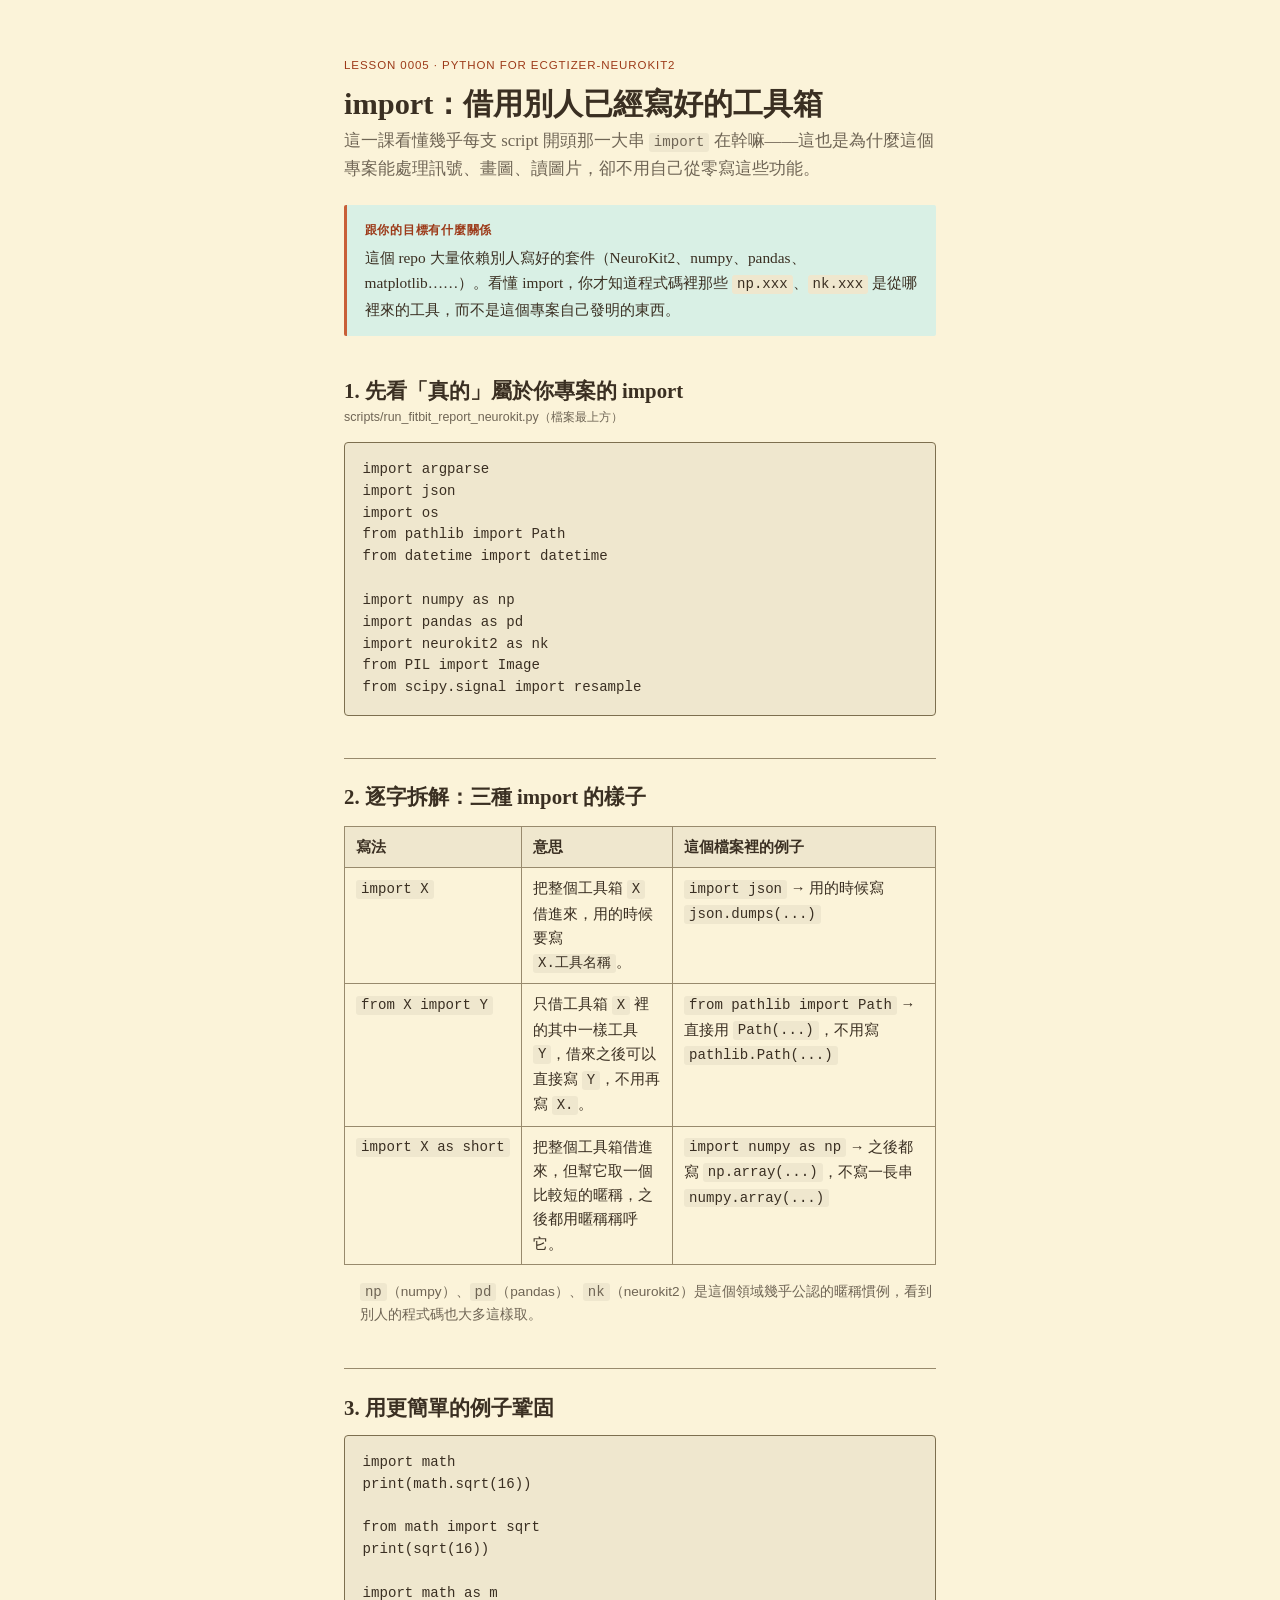
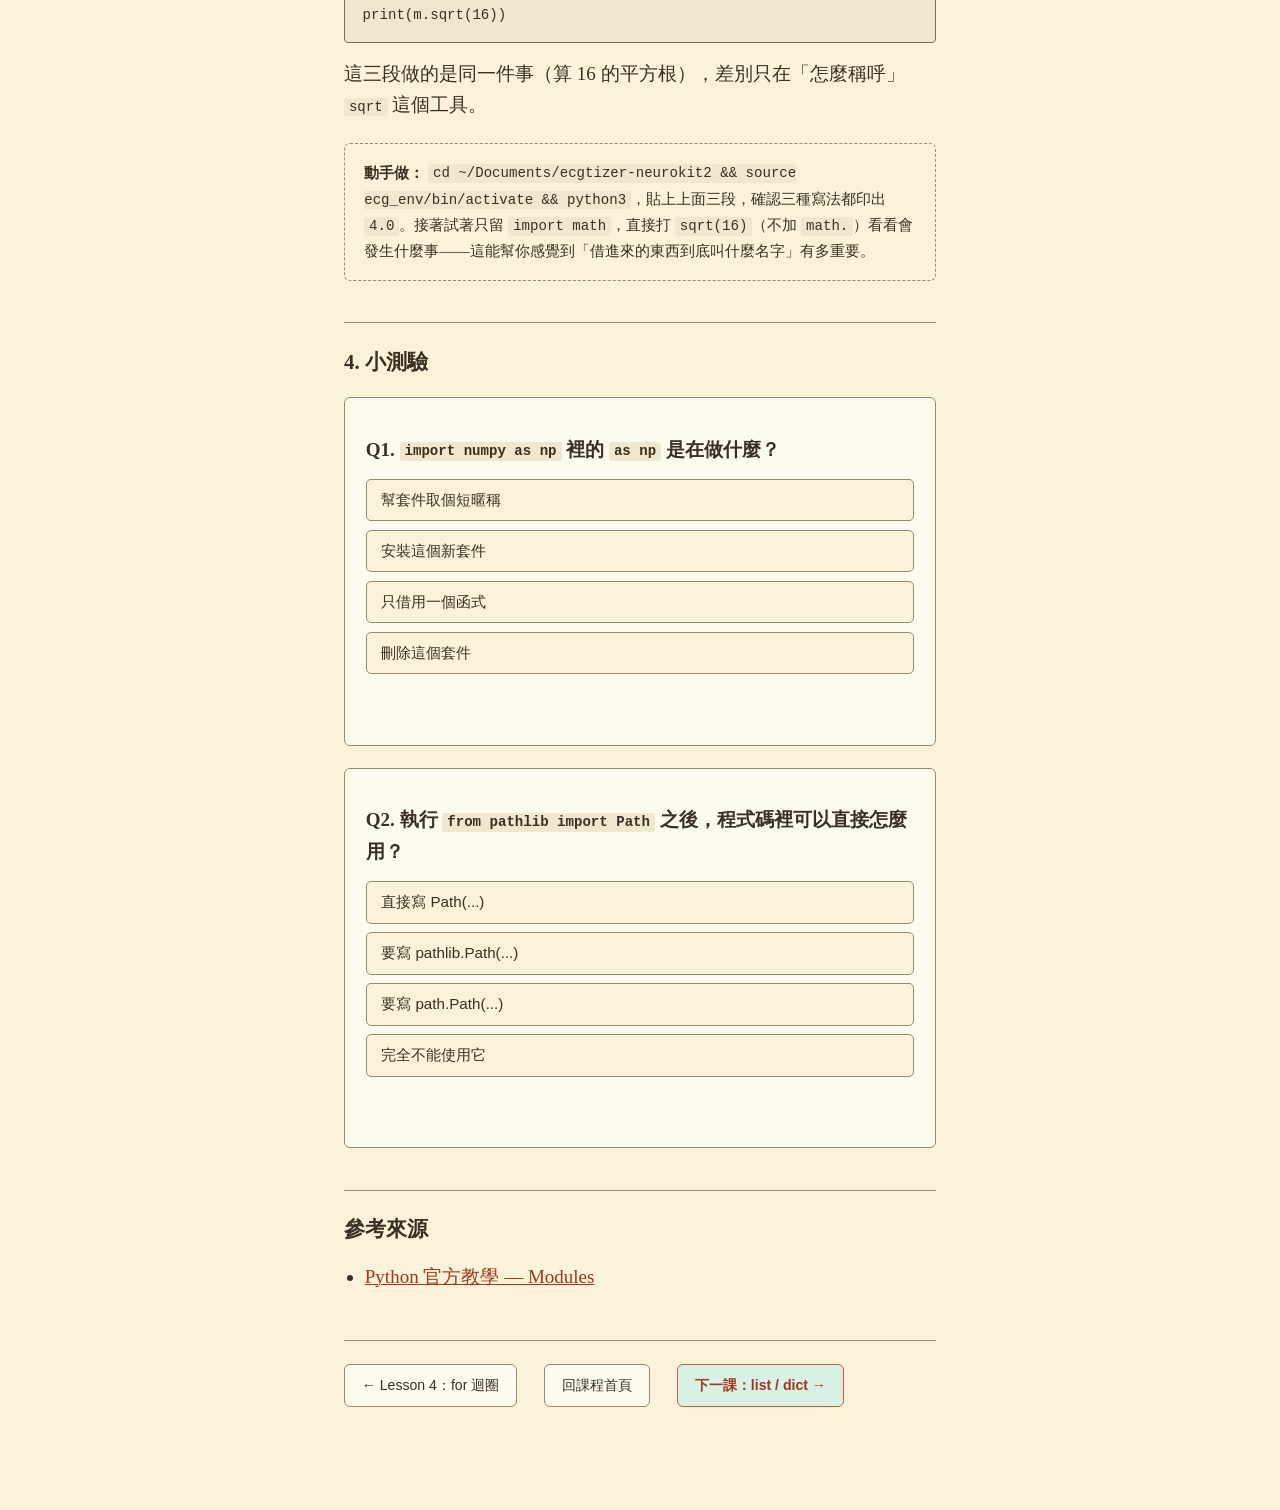
<file: lessons/0005-imports.html>
<!doctype html>
<html lang="zh-Hant">
<head>
<meta charset="utf-8">
<meta name="viewport" content="width=device-width, initial-scale=1">
<title>第五課・import</title>
<link rel="stylesheet" href="../assets/style.css">
</head>
<body>
<div class="page">

  <p class="eyebrow">Lesson 0005 · Python for ecgtizer-neurokit2</p>
  <h1>import：借用別人已經寫好的工具箱</h1>
  <p class="subtitle">這一課看懂幾乎每支 script 開頭那一大串 <code>import</code> 在幹嘛——這也是為什麼這個專案能處理訊號、畫圖、讀圖片，卻不用自己從零寫這些功能。</p>

  <div class="callout">
    <span class="label">跟你的目標有什麼關係</span>
    這個 repo 大量依賴別人寫好的套件（NeuroKit2、numpy、pandas、matplotlib……）。看懂 import，你才知道程式碼裡那些 <code>np.xxx</code>、<code>nk.xxx</code> 是從哪裡來的工具，而不是這個專案自己發明的東西。
  </div>

  <h2>1. 先看「真的」屬於你專案的 import</h2>
  <p class="source-file">scripts/run_fitbit_report_neurokit.py（檔案最上方）</p>
  <pre><code>import argparse
import json
import os
from pathlib import Path
from datetime import datetime

import numpy as np
import pandas as pd
import neurokit2 as nk
from PIL import Image
from scipy.signal import resample</code></pre>

  <h2>2. 逐字拆解：三種 import 的樣子</h2>
  <table>
    <tr><th>寫法</th><th>意思</th><th>這個檔案裡的例子</th></tr>
    <tr>
      <td><code>import X</code></td>
      <td>把整個工具箱 <code>X</code> 借進來，用的時候要寫 <code>X.工具名稱</code>。</td>
      <td><code>import json</code> → 用的時候寫 <code>json.dumps(...)</code></td>
    </tr>
    <tr>
      <td><code>from X import Y</code></td>
      <td>只借工具箱 <code>X</code> 裡的其中一樣工具 <code>Y</code>，借來之後可以直接寫 <code>Y</code>，不用再寫 <code>X.</code>。</td>
      <td><code>from pathlib import Path</code> → 直接用 <code>Path(...)</code>，不用寫 <code>pathlib.Path(...)</code></td>
    </tr>
    <tr>
      <td><code>import X as short</code></td>
      <td>把整個工具箱借進來，但幫它取一個比較短的暱稱，之後都用暱稱稱呼它。</td>
      <td><code>import numpy as np</code> → 之後都寫 <code>np.array(...)</code>，不寫一長串 <code>numpy.array(...)</code></td>
    </tr>
  </table>
  <p class="line-note"><code>np</code>（numpy）、<code>pd</code>（pandas）、<code>nk</code>（neurokit2）是這個領域幾乎公認的暱稱慣例，看到別人的程式碼也大多這樣取。</p>

  <h2>3. 用更簡單的例子鞏固</h2>
  <pre><code>import math
print(math.sqrt(16))

from math import sqrt
print(sqrt(16))

import math as m
print(m.sqrt(16))</code></pre>
  <p>這三段做的是同一件事（算 16 的平方根），差別只在「怎麼稱呼」<code>sqrt</code> 這個工具。</p>

  <div class="try-it">
    <strong>動手做：</strong> <code>cd ~/Documents/ecgtizer-neurokit2 && source ecg_env/bin/activate && python3</code>，貼上上面三段，確認三種寫法都印出 <code>4.0</code>。接著試著只留 <code>import math</code>，直接打 <code>sqrt(16)</code>（不加 <code>math.</code>）看看會發生什麼事——這能幫你感覺到「借進來的東西到底叫什麼名字」有多重要。
  </div>

  <h2>4. 小測驗</h2>

  <div class="quiz">
    <p class="q">Q1. <code>import numpy as np</code> 裡的 <code>as np</code> 是在做什麼？</p>
    <div class="options">
      <button class="opt" data-correct="true">幫套件取個短暱稱</button>
      <button class="opt" data-correct="false">安裝這個新套件</button>
      <button class="opt" data-correct="false">只借用一個函式</button>
      <button class="opt" data-correct="false">刪除這個套件</button>
    </div>
    <p class="feedback"></p>
  </div>

  <div class="quiz">
    <p class="q">Q2. 執行 <code>from pathlib import Path</code> 之後，程式碼裡可以直接怎麼用？</p>
    <div class="options">
      <button class="opt" data-correct="true">直接寫 Path(...)</button>
      <button class="opt" data-correct="false">要寫 pathlib.Path(...)</button>
      <button class="opt" data-correct="false">要寫 path.Path(...)</button>
      <button class="opt" data-correct="false">完全不能使用它</button>
    </div>
    <p class="feedback"></p>
  </div>

  <h2>參考來源</h2>
  <ul>
    <li><a href="https://docs.python.org/3/tutorial/modules.html" target="_blank" rel="noopener">Python 官方教學 — Modules</a></li>
  </ul>

  <div class="nav-footer">
    <div class="nav-buttons">
      <a class="nav-btn" href="0004-for-loops.html">← Lesson 4：for 迴圈</a>
      <a class="nav-btn" href="../index.html">回課程首頁</a>
      <a class="nav-btn nav-btn-primary" href="0006-lists-and-dicts.html">下一課：list / dict →</a>
    </div>
  </div>

</div>

<script>
(function () {
  document.querySelectorAll('.quiz').forEach(function (quiz) {
    var buttons = quiz.querySelectorAll('button.opt');
    var feedback = quiz.querySelector('.feedback');
    buttons.forEach(function (btn) {
      btn.addEventListener('click', function () {
        if (quiz.dataset.answered === 'true') return;
        quiz.dataset.answered = 'true';
        var isCorrect = btn.getAttribute('data-correct') === 'true';
        buttons.forEach(function (b) {
          b.disabled = true;
          if (b.getAttribute('data-correct') === 'true') b.classList.add('correct');
        });
        if (!isCorrect) btn.classList.add('wrong');
        feedback.textContent = isCorrect ? '答對了 — 說得很清楚。' : '不對，正確答案已經標成綠色了，看看差在哪裡。';
        feedback.className = 'feedback ' + (isCorrect ? 'good' : 'bad');
      });
    });
  });
})();
</script>

</body>
</html>
</file>
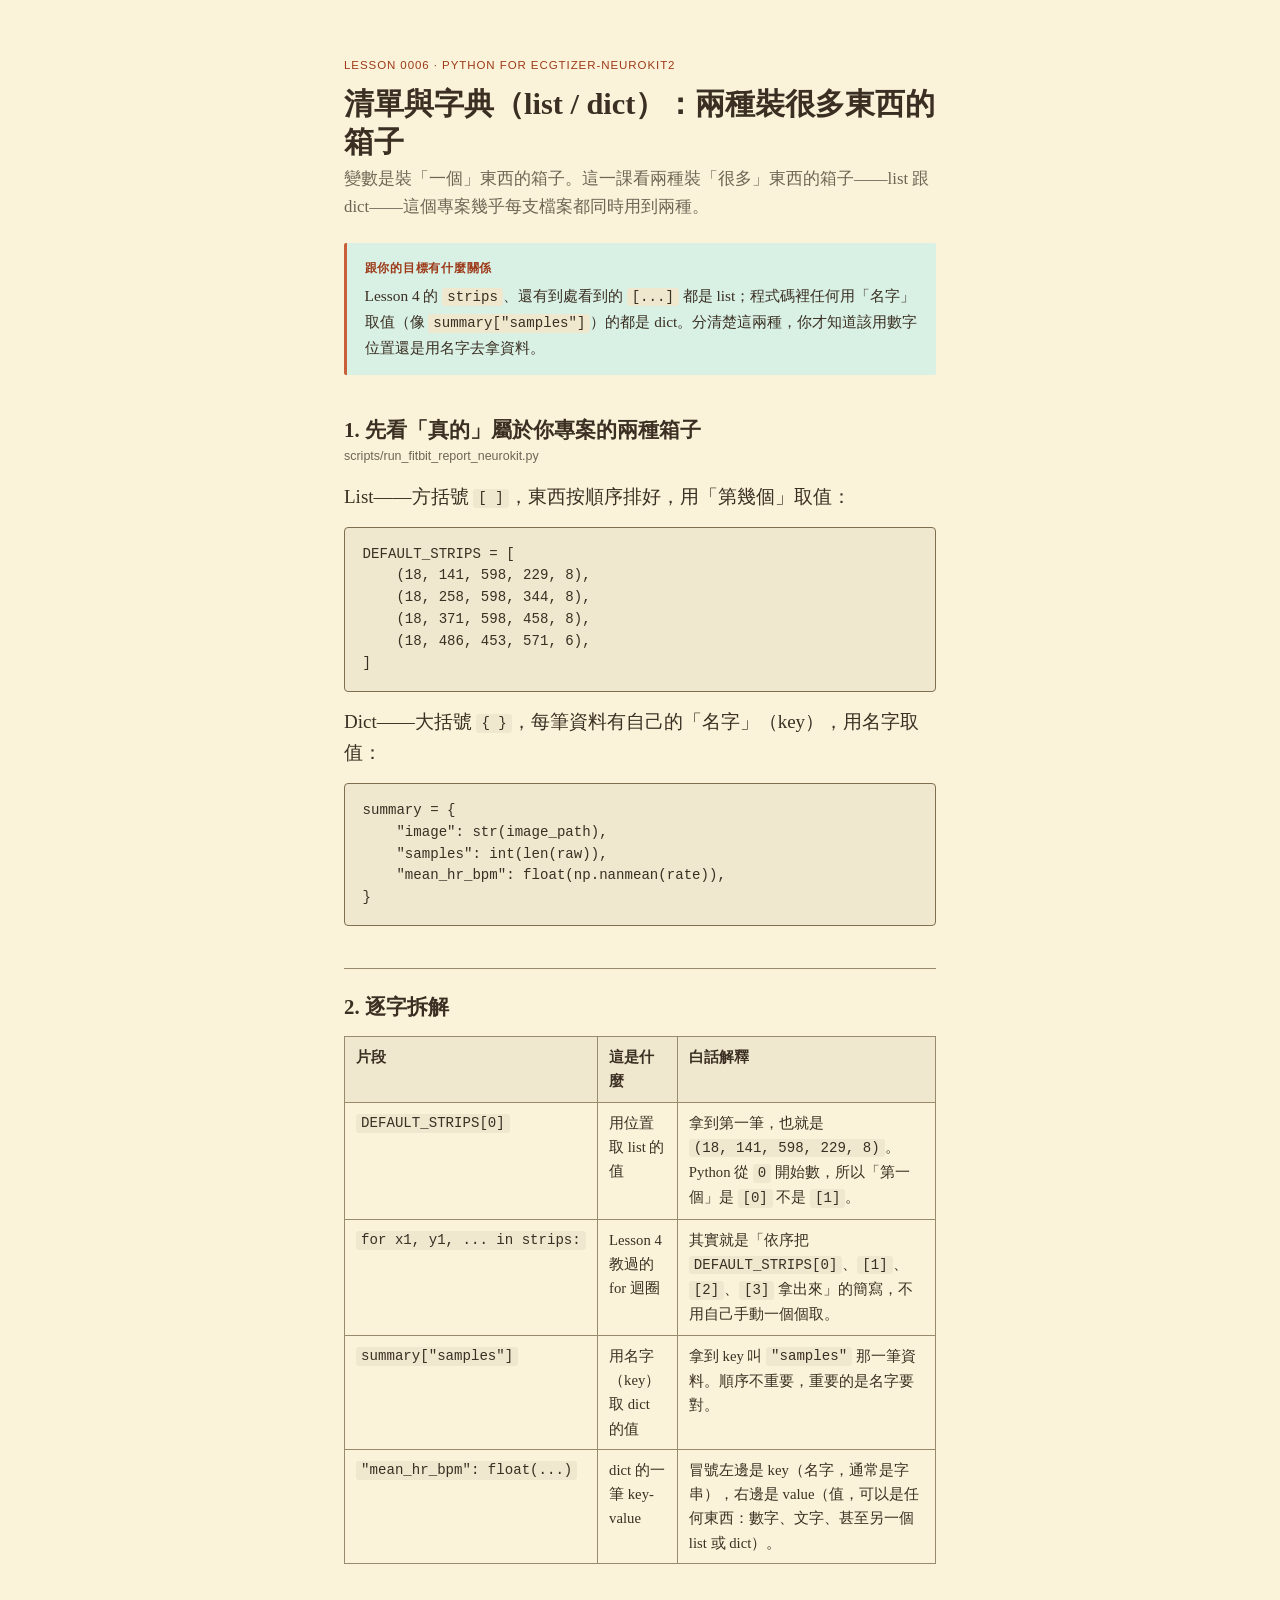
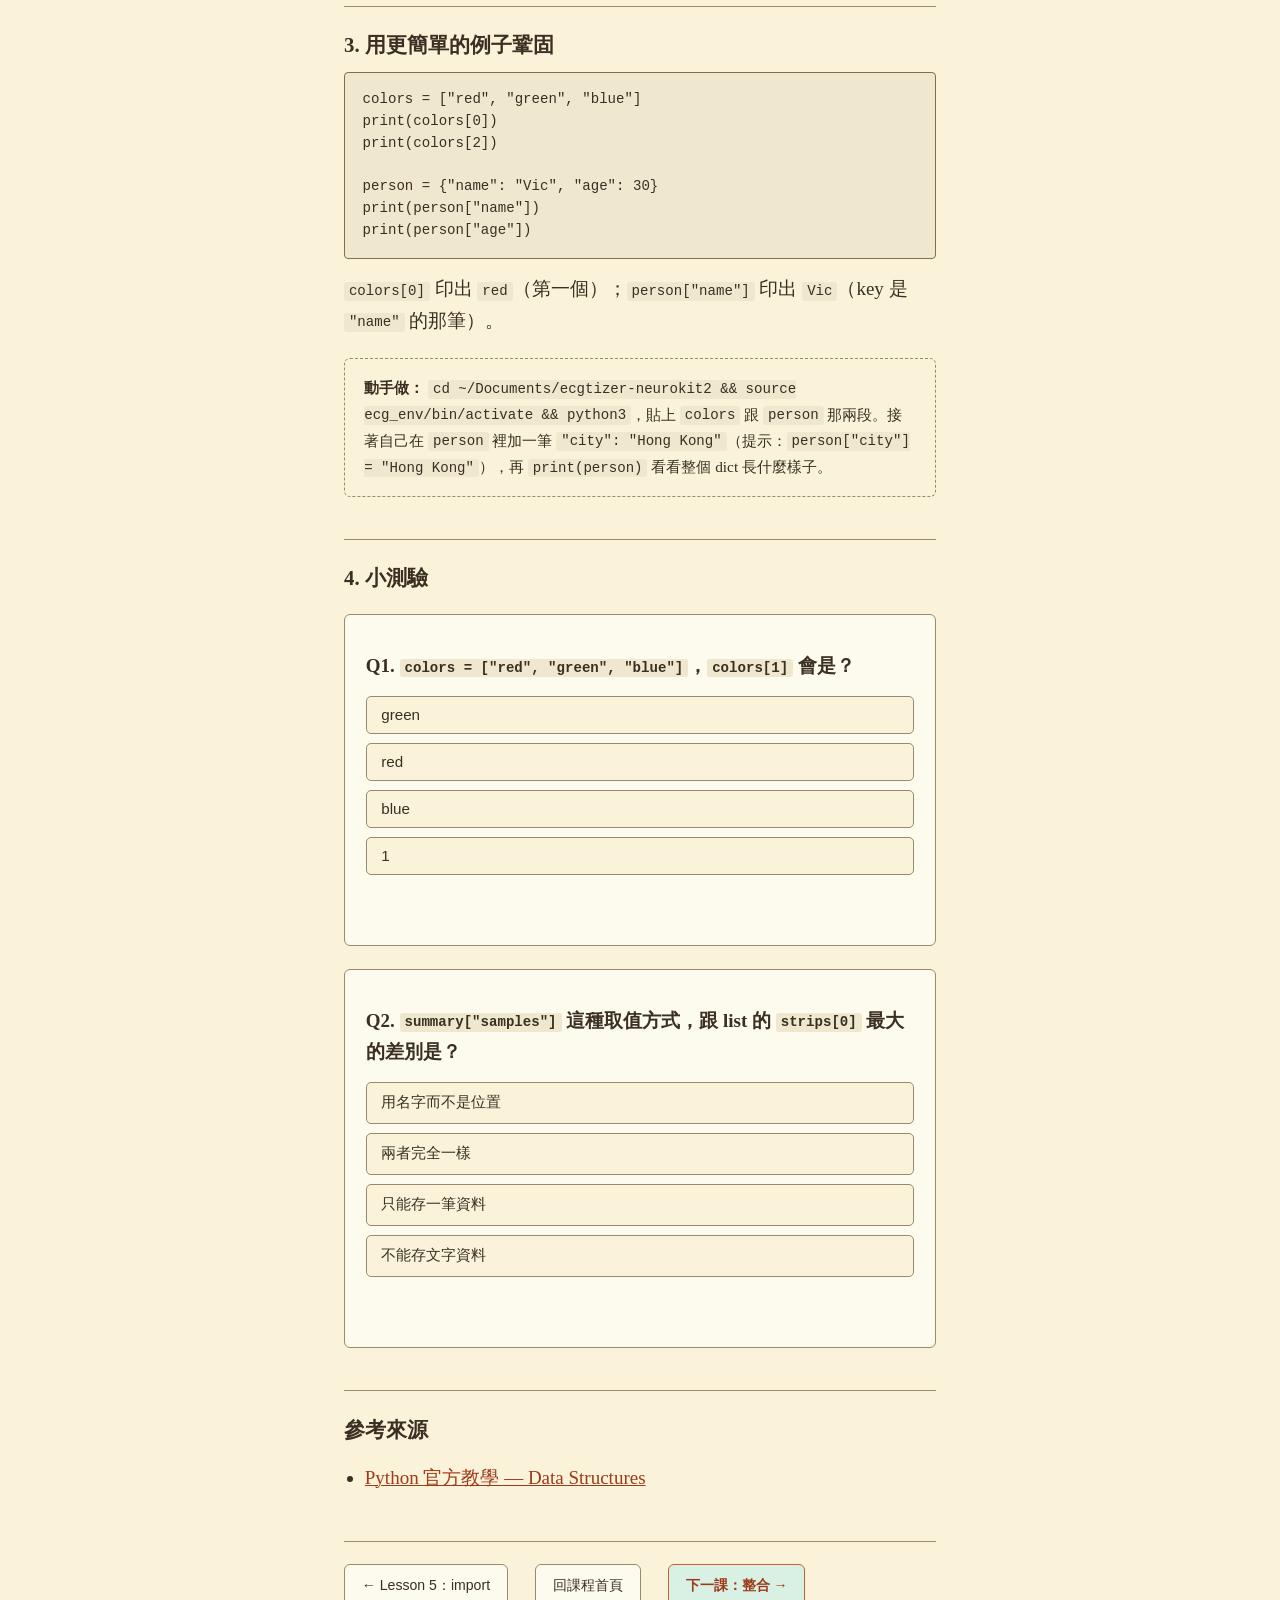
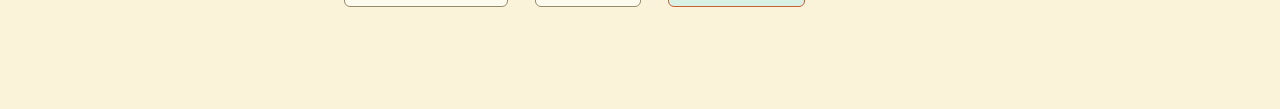
<file: lessons/0006-lists-and-dicts.html>
<!doctype html>
<html lang="zh-Hant">
<head>
<meta charset="utf-8">
<meta name="viewport" content="width=device-width, initial-scale=1">
<title>第六課・清單與字典</title>
<link rel="stylesheet" href="../assets/style.css">
</head>
<body>
<div class="page">

  <p class="eyebrow">Lesson 0006 · Python for ecgtizer-neurokit2</p>
  <h1>清單與字典（list / dict）：兩種裝很多東西的箱子</h1>
  <p class="subtitle">變數是裝「一個」東西的箱子。這一課看兩種裝「很多」東西的箱子——list 跟 dict——這個專案幾乎每支檔案都同時用到兩種。</p>

  <div class="callout">
    <span class="label">跟你的目標有什麼關係</span>
    Lesson 4 的 <code>strips</code>、還有到處看到的 <code>[...]</code> 都是 list；程式碼裡任何用「名字」取值（像 <code>summary["samples"]</code>）的都是 dict。分清楚這兩種，你才知道該用數字位置還是用名字去拿資料。
  </div>

  <h2>1. 先看「真的」屬於你專案的兩種箱子</h2>
  <p class="source-file">scripts/run_fitbit_report_neurokit.py</p>
  <p>List——方括號 <code>[ ]</code>，東西按順序排好，用「第幾個」取值：</p>
  <pre><code>DEFAULT_STRIPS = [
    (18, 141, 598, 229, 8),
    (18, 258, 598, 344, 8),
    (18, 371, 598, 458, 8),
    (18, 486, 453, 571, 6),
]</code></pre>
  <p>Dict——大括號 <code>{ }</code>，每筆資料有自己的「名字」（key），用名字取值：</p>
  <pre><code>summary = {
    "image": str(image_path),
    "samples": int(len(raw)),
    "mean_hr_bpm": float(np.nanmean(rate)),
}</code></pre>

  <h2>2. 逐字拆解</h2>
  <table>
    <tr><th>片段</th><th>這是什麼</th><th>白話解釋</th></tr>
    <tr>
      <td><code>DEFAULT_STRIPS[0]</code></td>
      <td>用位置取 list 的值</td>
      <td>拿到第一筆，也就是 <code>(18, 141, 598, 229, 8)</code>。Python 從 <code>0</code> 開始數，所以「第一個」是 <code>[0]</code> 不是 <code>[1]</code>。</td>
    </tr>
    <tr>
      <td><code>for x1, y1, ... in strips:</code></td>
      <td>Lesson 4 教過的 for 迴圈</td>
      <td>其實就是「依序把 <code>DEFAULT_STRIPS[0]</code>、<code>[1]</code>、<code>[2]</code>、<code>[3]</code> 拿出來」的簡寫，不用自己手動一個個取。</td>
    </tr>
    <tr>
      <td><code>summary["samples"]</code></td>
      <td>用名字（key）取 dict 的值</td>
      <td>拿到 key 叫 <code>"samples"</code> 那一筆資料。順序不重要，重要的是名字要對。</td>
    </tr>
    <tr>
      <td><code>"mean_hr_bpm": float(...)</code></td>
      <td>dict 的一筆 key-value</td>
      <td>冒號左邊是 key（名字，通常是字串），右邊是 value（值，可以是任何東西：數字、文字、甚至另一個 list 或 dict）。</td>
    </tr>
  </table>

  <h2>3. 用更簡單的例子鞏固</h2>
  <pre><code>colors = ["red", "green", "blue"]
print(colors[0])
print(colors[2])

person = {"name": "Vic", "age": 30}
print(person["name"])
print(person["age"])</code></pre>
  <p><code>colors[0]</code> 印出 <code>red</code>（第一個）；<code>person["name"]</code> 印出 <code>Vic</code>（key 是 <code>"name"</code> 的那筆）。</p>

  <div class="try-it">
    <strong>動手做：</strong> <code>cd ~/Documents/ecgtizer-neurokit2 && source ecg_env/bin/activate && python3</code>，貼上 <code>colors</code> 跟 <code>person</code> 那兩段。接著自己在 <code>person</code> 裡加一筆 <code>"city": "Hong Kong"</code>（提示：<code>person["city"] = "Hong Kong"</code>），再 <code>print(person)</code> 看看整個 dict 長什麼樣子。
  </div>

  <h2>4. 小測驗</h2>

  <div class="quiz">
    <p class="q">Q1. <code>colors = ["red", "green", "blue"]</code>，<code>colors[1]</code> 會是？</p>
    <div class="options">
      <button class="opt" data-correct="true">green</button>
      <button class="opt" data-correct="false">red</button>
      <button class="opt" data-correct="false">blue</button>
      <button class="opt" data-correct="false">1</button>
    </div>
    <p class="feedback"></p>
  </div>

  <div class="quiz">
    <p class="q">Q2. <code>summary["samples"]</code> 這種取值方式，跟 list 的 <code>strips[0]</code> 最大的差別是？</p>
    <div class="options">
      <button class="opt" data-correct="true">用名字而不是位置</button>
      <button class="opt" data-correct="false">兩者完全一樣</button>
      <button class="opt" data-correct="false">只能存一筆資料</button>
      <button class="opt" data-correct="false">不能存文字資料</button>
    </div>
    <p class="feedback"></p>
  </div>

  <h2>參考來源</h2>
  <ul>
    <li><a href="https://docs.python.org/3/tutorial/datastructures.html" target="_blank" rel="noopener">Python 官方教學 — Data Structures</a></li>
  </ul>

  <div class="nav-footer">
    <div class="nav-buttons">
      <a class="nav-btn" href="0005-imports.html">← Lesson 5：import</a>
      <a class="nav-btn" href="../index.html">回課程首頁</a>
      <a class="nav-btn nav-btn-primary" href="0007-full-script.html">下一課：整合 →</a>
    </div>
  </div>

</div>

<script>
(function () {
  document.querySelectorAll('.quiz').forEach(function (quiz) {
    var buttons = quiz.querySelectorAll('button.opt');
    var feedback = quiz.querySelector('.feedback');
    buttons.forEach(function (btn) {
      btn.addEventListener('click', function () {
        if (quiz.dataset.answered === 'true') return;
        quiz.dataset.answered = 'true';
        var isCorrect = btn.getAttribute('data-correct') === 'true';
        buttons.forEach(function (b) {
          b.disabled = true;
          if (b.getAttribute('data-correct') === 'true') b.classList.add('correct');
        });
        if (!isCorrect) btn.classList.add('wrong');
        feedback.textContent = isCorrect ? '答對了 — 說得很清楚。' : '不對，正確答案已經標成綠色了，看看差在哪裡。';
        feedback.className = 'feedback ' + (isCorrect ? 'good' : 'bad');
      });
    });
  });
})();
</script>

</body>
</html>
</file>
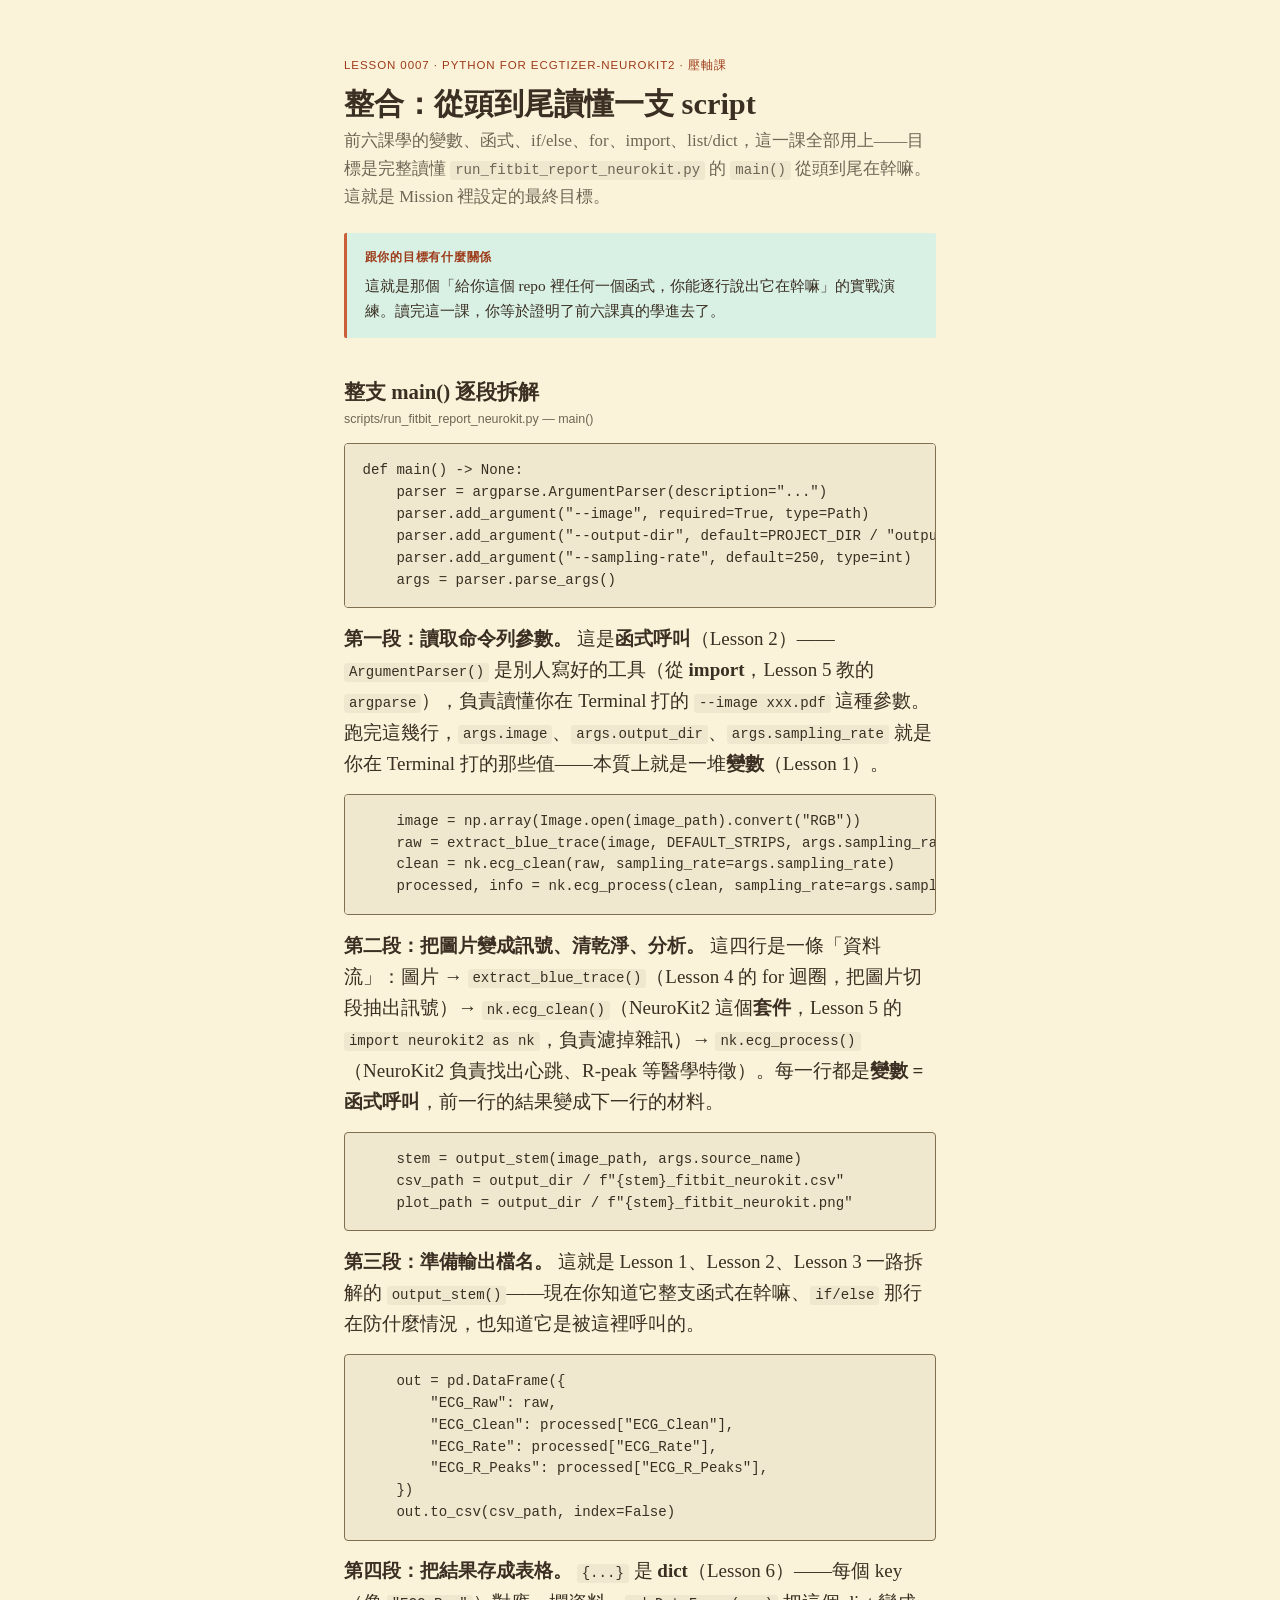
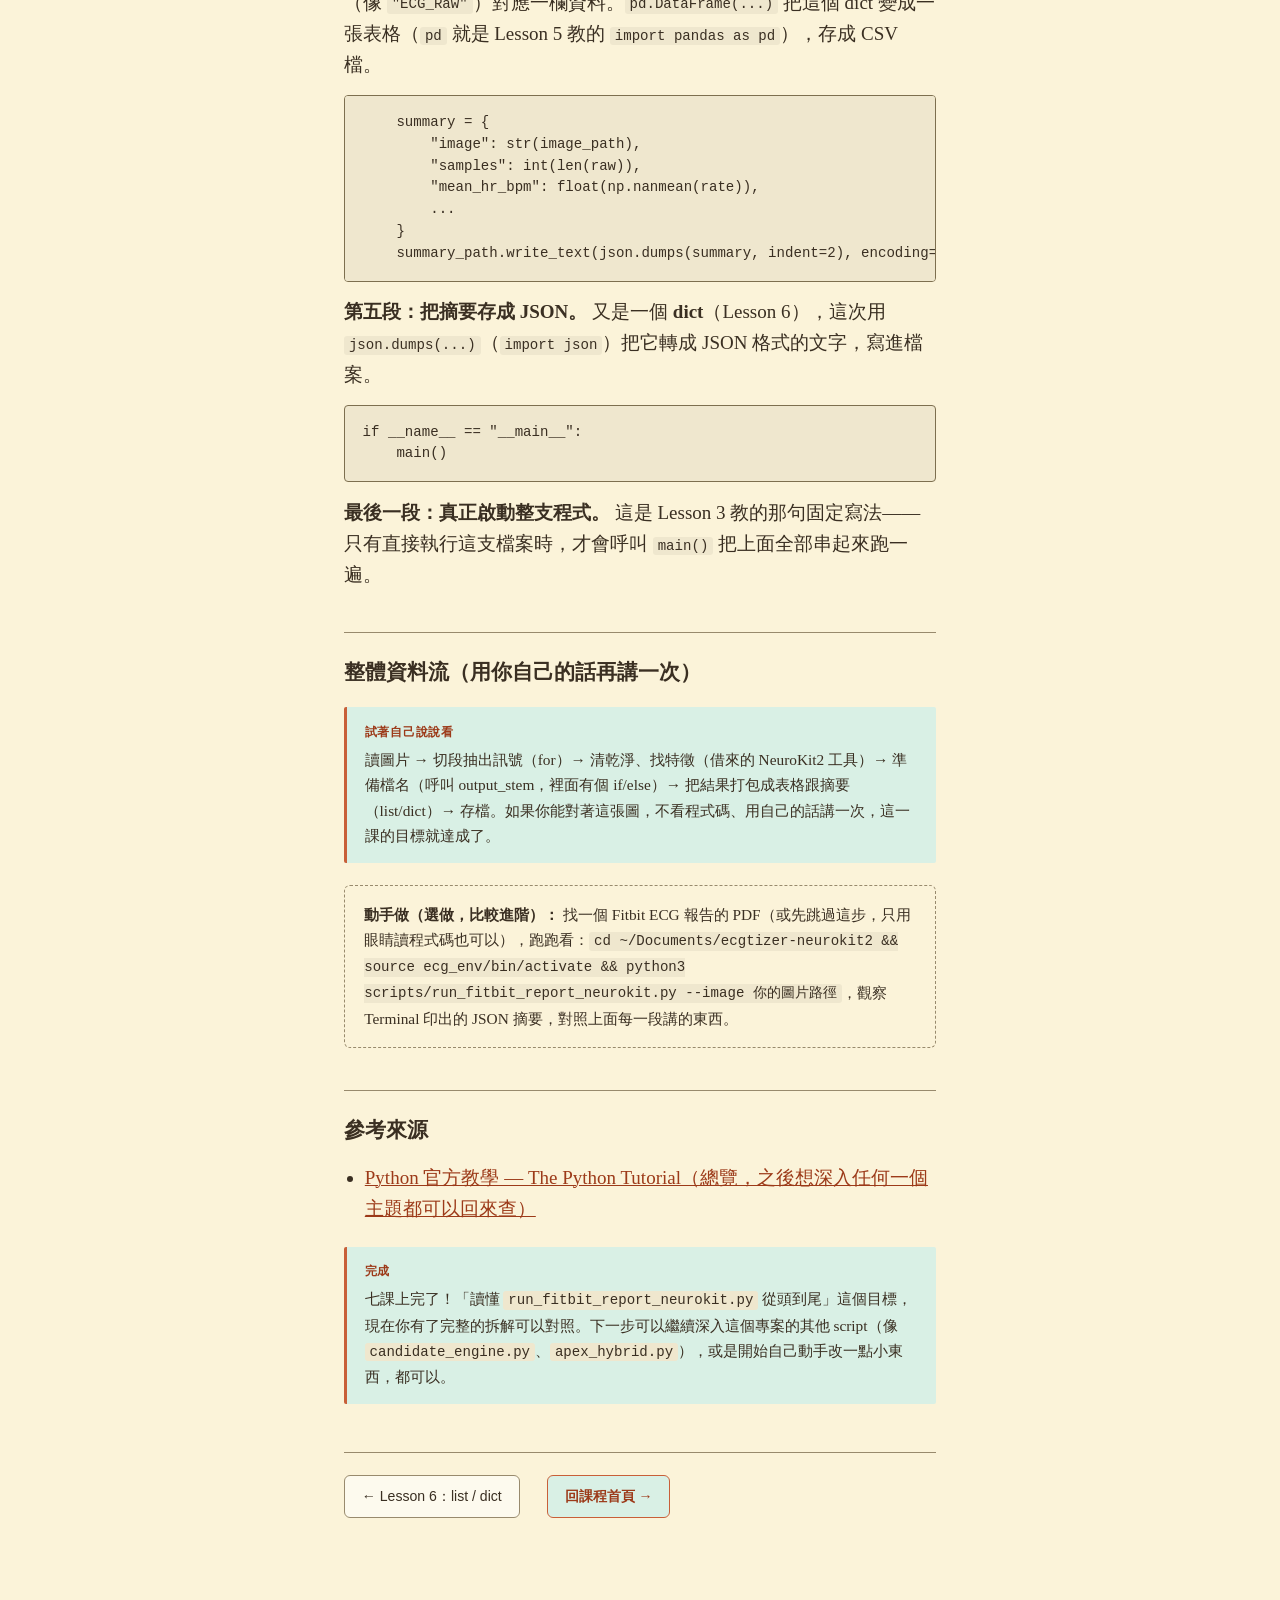
<file: lessons/0007-full-script.html>
<!doctype html>
<html lang="zh-Hant">
<head>
<meta charset="utf-8">
<meta name="viewport" content="width=device-width, initial-scale=1">
<title>第七課・整合讀完一支 script</title>
<link rel="stylesheet" href="../assets/style.css">
</head>
<body>
<div class="page">

  <p class="eyebrow">Lesson 0007 · Python for ecgtizer-neurokit2 · 壓軸課</p>
  <h1>整合：從頭到尾讀懂一支 script</h1>
  <p class="subtitle">前六課學的變數、函式、if/else、for、import、list/dict，這一課全部用上——目標是完整讀懂 <code>run_fitbit_report_neurokit.py</code> 的 <code>main()</code> 從頭到尾在幹嘛。這就是 Mission 裡設定的最終目標。</p>

  <div class="callout">
    <span class="label">跟你的目標有什麼關係</span>
    這就是那個「給你這個 repo 裡任何一個函式，你能逐行說出它在幹嘛」的實戰演練。讀完這一課，你等於證明了前六課真的學進去了。
  </div>

  <h2>整支 main() 逐段拆解</h2>
  <p class="source-file">scripts/run_fitbit_report_neurokit.py — main()</p>

  <pre><code>def main() -> None:
    parser = argparse.ArgumentParser(description="...")
    parser.add_argument("--image", required=True, type=Path)
    parser.add_argument("--output-dir", default=PROJECT_DIR / "outputs", type=Path)
    parser.add_argument("--sampling-rate", default=250, type=int)
    args = parser.parse_args()</code></pre>
  <p><strong>第一段：讀取命令列參數。</strong> 這是<strong>函式呼叫</strong>（Lesson 2）——<code>ArgumentParser()</code> 是別人寫好的工具（從 <strong>import</strong>，Lesson 5 教的 <code>argparse</code>），負責讀懂你在 Terminal 打的 <code>--image xxx.pdf</code> 這種參數。跑完這幾行，<code>args.image</code>、<code>args.output_dir</code>、<code>args.sampling_rate</code> 就是你在 Terminal 打的那些值——本質上就是一堆<strong>變數</strong>（Lesson 1）。</p>

  <pre><code>    image = np.array(Image.open(image_path).convert("RGB"))
    raw = extract_blue_trace(image, DEFAULT_STRIPS, args.sampling_rate)
    clean = nk.ecg_clean(raw, sampling_rate=args.sampling_rate)
    processed, info = nk.ecg_process(clean, sampling_rate=args.sampling_rate)</code></pre>
  <p><strong>第二段：把圖片變成訊號、清乾淨、分析。</strong> 這四行是一條「資料流」：圖片 → <code>extract_blue_trace()</code>（Lesson 4 的 for 迴圈，把圖片切段抽出訊號）→ <code>nk.ecg_clean()</code>（NeuroKit2 這個<strong>套件</strong>，Lesson 5 的 <code>import neurokit2 as nk</code>，負責濾掉雜訊）→ <code>nk.ecg_process()</code>（NeuroKit2 負責找出心跳、R-peak 等醫學特徵）。每一行都是<strong>變數 = 函式呼叫</strong>，前一行的結果變成下一行的材料。</p>

  <pre><code>    stem = output_stem(image_path, args.source_name)
    csv_path = output_dir / f"{stem}_fitbit_neurokit.csv"
    plot_path = output_dir / f"{stem}_fitbit_neurokit.png"</code></pre>
  <p><strong>第三段：準備輸出檔名。</strong> 這就是 Lesson 1、Lesson 2、Lesson 3 一路拆解的 <code>output_stem()</code>——現在你知道它整支函式在幹嘛、<code>if/else</code> 那行在防什麼情況，也知道它是被這裡呼叫的。</p>

  <pre><code>    out = pd.DataFrame({
        "ECG_Raw": raw,
        "ECG_Clean": processed["ECG_Clean"],
        "ECG_Rate": processed["ECG_Rate"],
        "ECG_R_Peaks": processed["ECG_R_Peaks"],
    })
    out.to_csv(csv_path, index=False)</code></pre>
  <p><strong>第四段：把結果存成表格。</strong> <code>{...}</code> 是 <strong>dict</strong>（Lesson 6）——每個 key（像 <code>"ECG_Raw"</code>）對應一欄資料。<code>pd.DataFrame(...)</code> 把這個 dict 變成一張表格（<code>pd</code> 就是 Lesson 5 教的 <code>import pandas as pd</code>），存成 CSV 檔。</p>

  <pre><code>    summary = {
        "image": str(image_path),
        "samples": int(len(raw)),
        "mean_hr_bpm": float(np.nanmean(rate)),
        ...
    }
    summary_path.write_text(json.dumps(summary, indent=2), encoding="utf-8")</code></pre>
  <p><strong>第五段：把摘要存成 JSON。</strong> 又是一個 <strong>dict</strong>（Lesson 6），這次用 <code>json.dumps(...)</code>（<code>import json</code>）把它轉成 JSON 格式的文字，寫進檔案。</p>

  <pre><code>if __name__ == "__main__":
    main()</code></pre>
  <p><strong>最後一段：真正啟動整支程式。</strong> 這是 Lesson 3 教的那句固定寫法——只有直接執行這支檔案時，才會呼叫 <code>main()</code> 把上面全部串起來跑一遍。</p>

  <h2>整體資料流（用你自己的話再講一次）</h2>
  <div class="callout">
    <span class="label">試著自己說說看</span>
    讀圖片 → 切段抽出訊號（for）→ 清乾淨、找特徵（借來的 NeuroKit2 工具）→ 準備檔名（呼叫 output_stem，裡面有個 if/else）→ 把結果打包成表格跟摘要（list/dict）→ 存檔。如果你能對著這張圖，不看程式碼、用自己的話講一次，這一課的目標就達成了。
  </div>

  <div class="try-it">
    <strong>動手做（選做，比較進階）：</strong> 找一個 Fitbit ECG 報告的 PDF（或先跳過這步，只用眼睛讀程式碼也可以），跑跑看：<code>cd ~/Documents/ecgtizer-neurokit2 && source ecg_env/bin/activate && python3 scripts/run_fitbit_report_neurokit.py --image 你的圖片路徑</code>，觀察 Terminal 印出的 JSON 摘要，對照上面每一段講的東西。
  </div>

  <h2>參考來源</h2>
  <ul>
    <li><a href="https://docs.python.org/3/tutorial/index.html" target="_blank" rel="noopener">Python 官方教學 — The Python Tutorial（總覽，之後想深入任何一個主題都可以回來查）</a></li>
  </ul>

  <div class="callout">
    <span class="label">完成</span>
    七課上完了！「讀懂 <code>run_fitbit_report_neurokit.py</code> 從頭到尾」這個目標，現在你有了完整的拆解可以對照。下一步可以繼續深入這個專案的其他 script（像 <code>candidate_engine.py</code>、<code>apex_hybrid.py</code>），或是開始自己動手改一點小東西，都可以。
  </div>

  <div class="nav-footer">
    <div class="nav-buttons">
      <a class="nav-btn" href="0006-lists-and-dicts.html">← Lesson 6：list / dict</a>
      <a class="nav-btn nav-btn-primary" href="../index.html">回課程首頁 →</a>
    </div>
  </div>

</div>
</body>
</html>
</file>
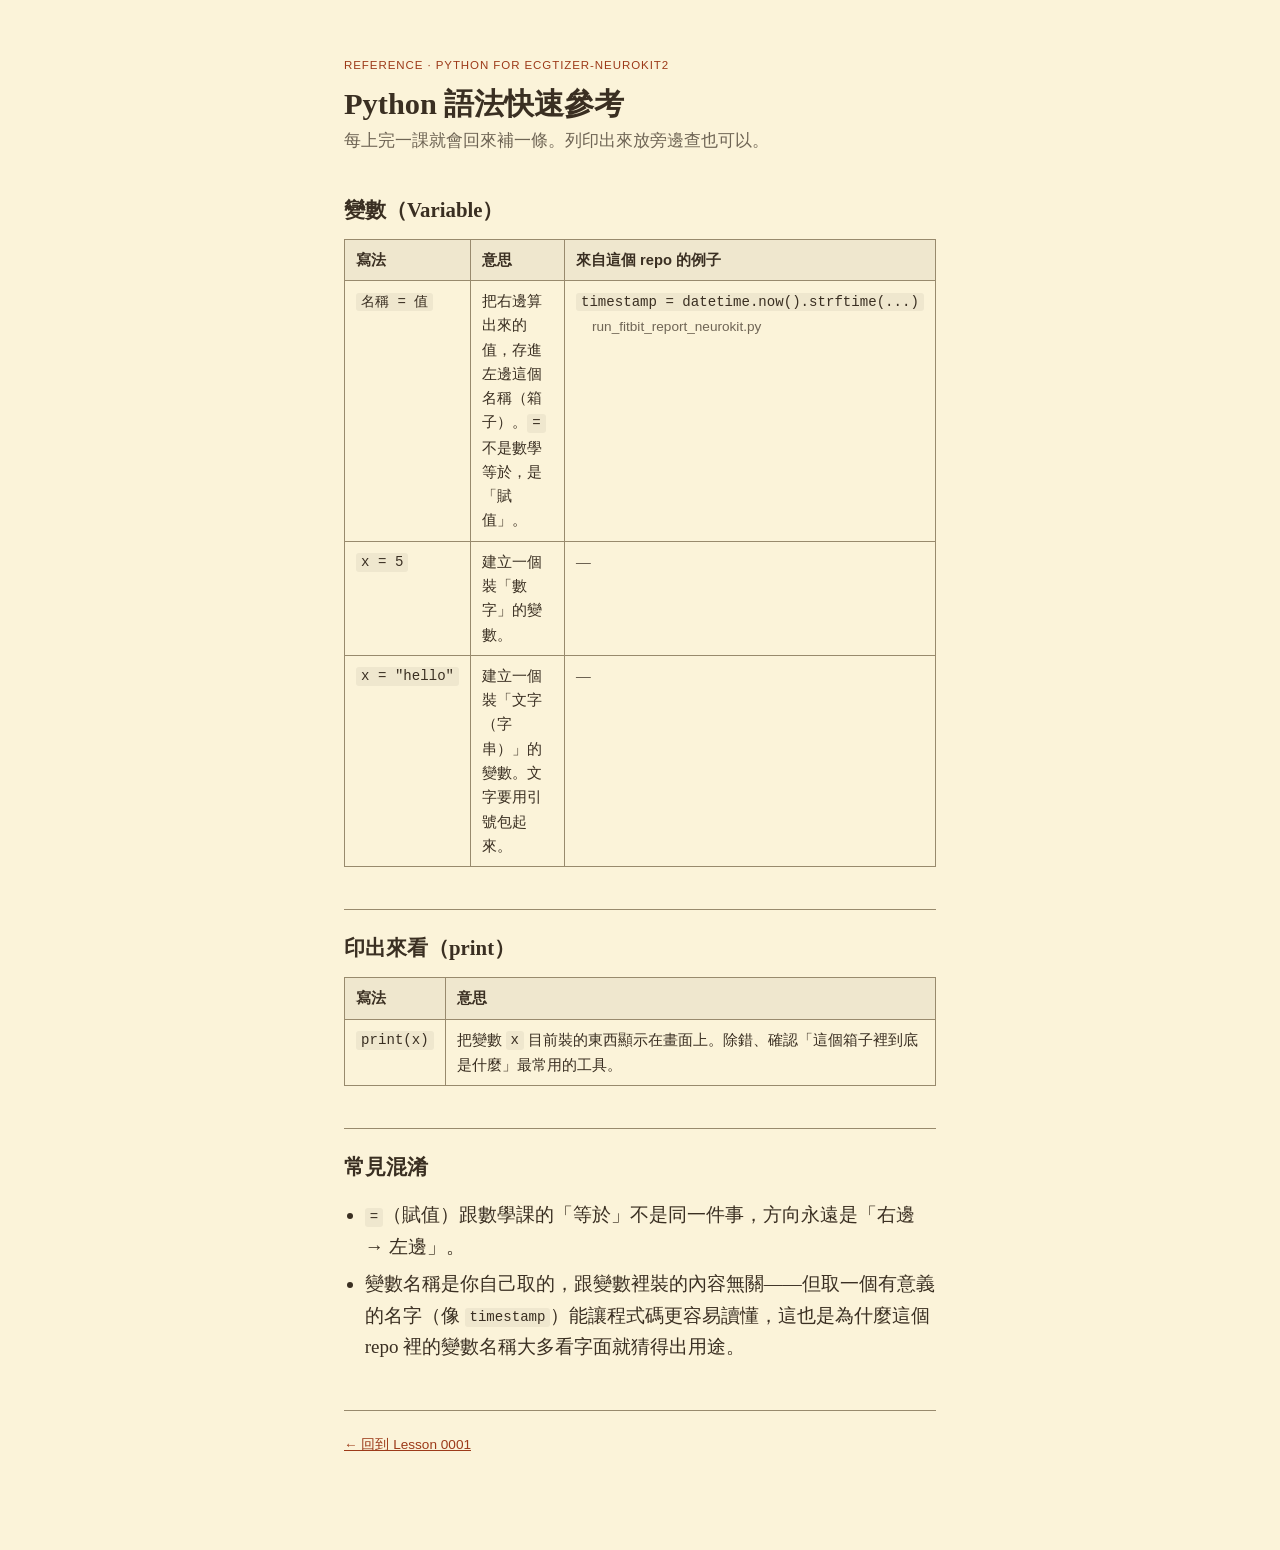
<file: reference/python-syntax-cheatsheet.html>
<!doctype html>
<html lang="zh-Hant">
<head>
<meta charset="utf-8">
<meta name="viewport" content="width=device-width, initial-scale=1">
<title>Python 語法快速參考</title>
<link rel="stylesheet" href="../assets/style.css">
</head>
<body>
<div class="page">

  <p class="eyebrow">Reference · Python for ecgtizer-neurokit2</p>
  <h1>Python 語法快速參考</h1>
  <p class="subtitle">每上完一課就會回來補一條。列印出來放旁邊查也可以。</p>

  <h2>變數（Variable）</h2>
  <table>
    <tr><th>寫法</th><th>意思</th><th>來自這個 repo 的例子</th></tr>
    <tr>
      <td><code>名稱 = 值</code></td>
      <td>把右邊算出來的值，存進左邊這個名稱（箱子）。<code>=</code> 不是數學等於，是「賦值」。</td>
      <td><code>timestamp = datetime.now().strftime(...)</code><br><span class="line-note">run_fitbit_report_neurokit.py</span></td>
    </tr>
    <tr>
      <td><code>x = 5</code></td>
      <td>建立一個裝「數字」的變數。</td>
      <td>—</td>
    </tr>
    <tr>
      <td><code>x = "hello"</code></td>
      <td>建立一個裝「文字（字串）」的變數。文字要用引號包起來。</td>
      <td>—</td>
    </tr>
  </table>

  <h2>印出來看（print）</h2>
  <table>
    <tr><th>寫法</th><th>意思</th></tr>
    <tr>
      <td><code>print(x)</code></td>
      <td>把變數 <code>x</code> 目前裝的東西顯示在畫面上。除錯、確認「這個箱子裡到底是什麼」最常用的工具。</td>
    </tr>
  </table>

  <h2>常見混淆</h2>
  <ul>
    <li><code>=</code>（賦值）跟數學課的「等於」不是同一件事，方向永遠是「右邊 → 左邊」。</li>
    <li>變數名稱是你自己取的，跟變數裡裝的內容無關——但取一個有意義的名字（像 <code>timestamp</code>）能讓程式碼更容易讀懂，這也是為什麼這個 repo 裡的變數名稱大多看字面就猜得出用途。</li>
  </ul>

  <div class="nav-footer">
    <a href="../lessons/0001-variables-and-print.html">← 回到 Lesson 0001</a>
  </div>

</div>
</body>
</html>
</file>
<file: assets/style.css>
/* Shared stylesheet for the "Python via ecgtizer-neurokit2" teaching workspace.
   Tufte-inspired: serif reading type, generous margins, quiet color, print-friendly.
   Palette: butter-yellow paper / warm coral accent / soft mint — a light, cheerful
   pairing chosen to feel bright without being harsh. See NOTES.md for the contrast
   rationale (accent c85f38 is reserved for headings & large text; body-sized
   links use the darkened accent-strong so small text stays AA-legible; the mint
   tint is decorative only — a callout background, never text). Every text/background
   pair below is WCAG AA-checked (4.5:1 body text, 3:1 large text & borders). */

:root {
  --ink: #3a2f22;
  --paper: #fbf3d9;
  --card: #fdfaee;
  --muted: #6f6555;
  --rule: #988a6d;
  --accent: #c85f38;
  --accent-strong: #9c3a19;
  --accent-soft: #d9f0e5;
  --code-bg: #efe7ce;
  --code-border: #7d6f4f;
  --good: #2f6b4a;
  --good-bg: #dcefdf;
  --bad: #a84631;
  --bad-bg: #f8e6de;
  --max-width: 640px;
}

@media (prefers-color-scheme: dark) {
  :root:not([data-theme="light"]) {
    --ink: #f7ecd8;
    --paper: #2c2418;
    --card: #362c1e;
    --muted: #c9b89a;
    --rule: #8a7a5a;
    --accent: #f2a583;
    --accent-strong: #f6c19f;
    --accent-soft: #1f3d30;
    --code-bg: #3a2f1f;
    --code-border: #8a7a5a;
    --good: #8fd1ab;
    --good-bg: #1e3a2a;
    --bad: #f2a58f;
    --bad-bg: #3a2018;
  }
}

:root[data-theme="dark"] {
  --ink: #f7ecd8;
  --paper: #2c2418;
  --card: #362c1e;
  --muted: #c9b89a;
  --rule: #8a7a5a;
  --accent: #f2a583;
  --accent-strong: #f6c19f;
  --accent-soft: #1f3d30;
  --code-bg: #3a2f1f;
  --code-border: #8a7a5a;
  --good: #8fd1ab;
  --good-bg: #1e3a2a;
  --bad: #f2a58f;
  --bad-bg: #3a2018;
}

* { box-sizing: border-box; }

html { color-scheme: light dark; }

body {
  margin: 0;
  background: var(--paper);
  color: var(--ink);
  font-family: "Iowan Old Style", "Palatino Linotype", Palatino, Georgia, "Songti TC", "PingFang TC", serif;
  line-height: 1.65;
  font-size: 19px;
}

.page {
  max-width: var(--max-width);
  margin: 0 auto;
  padding: 3.5rem 1.5rem 6rem;
}

h1, h2, h3 {
  font-weight: 600;
  line-height: 1.25;
  color: var(--ink);
}

h1 {
  font-size: 1.9rem;
  margin: 0 0 0.3rem;
}

.eyebrow {
  font-family: -apple-system, "PingFang TC", sans-serif;
  text-transform: uppercase;
  letter-spacing: 0.08em;
  font-size: 0.72rem;
  color: var(--accent-strong);
  margin: 0 0 0.6rem;
}

h2 {
  font-size: 1.3rem;
  margin: 2.6rem 0 0.8rem;
  border-top: 1px solid var(--rule);
  padding-top: 1.6rem;
}

h2:first-of-type { border-top: none; padding-top: 0; }

h3 {
  font-size: 1.05rem;
  margin: 1.6rem 0 0.5rem;
}

p { margin: 0.9rem 0; }

a { color: var(--accent-strong); text-decoration-thickness: 1px; }
a:hover { text-decoration-thickness: 2px; }

.subtitle {
  color: var(--muted);
  font-size: 1.05rem;
  margin-top: 0;
}

.callout {
  background: var(--accent-soft);
  border-left: 3px solid var(--accent);
  padding: 0.9rem 1.1rem;
  border-radius: 2px;
  margin: 1.4rem 0;
  font-size: 0.96rem;
}

.callout .label {
  font-family: -apple-system, "PingFang TC", sans-serif;
  font-weight: 600;
  font-size: 0.78rem;
  text-transform: uppercase;
  letter-spacing: 0.06em;
  color: var(--accent-strong);
  display: block;
  margin-bottom: 0.3rem;
}

pre, code {
  font-family: "SF Mono", "Menlo", "Consolas", monospace;
  font-size: 0.88rem;
}

pre {
  background: var(--code-bg);
  border: 1px solid var(--code-border);
  border-radius: 4px;
  padding: 1rem 1.1rem;
  overflow-x: auto;
  line-height: 1.55;
}

code {
  background: var(--code-bg);
  padding: 0.1em 0.35em;
  border-radius: 3px;
}

pre code { background: none; padding: 0; }

.line-note {
  font-family: -apple-system, "PingFang TC", sans-serif;
  font-size: 0.85rem;
  color: var(--muted);
  margin: 0.2rem 0 0.2rem 1rem;
}

.source-file {
  font-family: -apple-system, "PingFang TC", sans-serif;
  font-size: 0.78rem;
  color: var(--muted);
  margin-top: -0.6rem;
}

ul, ol { padding-left: 1.3rem; }
li { margin: 0.4rem 0; }

.quiz {
  border: 1px solid var(--rule);
  border-radius: 6px;
  padding: 1.3rem 1.3rem 1.5rem;
  margin: 1.4rem 0;
  background: var(--card);
}

.quiz .q {
  font-weight: 600;
  margin-bottom: 0.9rem;
}

.quiz .options {
  display: flex;
  flex-direction: column;
  gap: 0.55rem;
}

.quiz button.opt {
  font-family: -apple-system, "PingFang TC", sans-serif;
  text-align: left;
  padding: 0.6rem 0.9rem;
  border: 1px solid var(--rule);
  border-radius: 5px;
  background: var(--paper);
  cursor: pointer;
  font-size: 0.95rem;
  color: var(--ink);
}

.quiz button.opt:hover { border-color: var(--accent); }

.quiz button.opt.correct { background: var(--good-bg); border-color: var(--good); }
.quiz button.opt.wrong { background: var(--bad-bg); border-color: var(--bad); }
.quiz button.opt[disabled] { cursor: default; }

.quiz .feedback {
  margin-top: 0.8rem;
  font-family: -apple-system, "PingFang TC", sans-serif;
  font-size: 0.9rem;
  min-height: 1.2rem;
}

.quiz .feedback.good { color: var(--good); }
.quiz .feedback.bad { color: var(--bad); }

.try-it {
  border: 1px dashed var(--rule);
  border-radius: 6px;
  padding: 1rem 1.2rem;
  margin: 1.4rem 0;
  font-size: 0.96rem;
}

.nav-footer {
  margin-top: 3rem;
  padding-top: 1.4rem;
  border-top: 1px solid var(--rule);
  font-family: -apple-system, "PingFang TC", sans-serif;
  font-size: 0.85rem;
  color: var(--muted);
}

.nav-footer a { display: inline-block; margin-right: 1rem; }

.nav-buttons {
  display: flex;
  flex-wrap: wrap;
  gap: 0.7rem;
  margin-bottom: 1rem;
}

.nav-btn {
  font-family: -apple-system, "PingFang TC", sans-serif;
  display: inline-block;
  margin-right: 0;
  padding: 0.55rem 1.05rem;
  border: 1px solid var(--rule);
  border-radius: 6px;
  background: var(--card);
  color: var(--ink);
  text-decoration: none;
  font-size: 0.88rem;
  transition: background 0.15s ease, border-color 0.15s ease, color 0.15s ease;
}

.nav-btn:hover { border-color: var(--accent); background: var(--accent-soft); }

.nav-btn-primary {
  background: var(--accent-soft);
  border-color: var(--accent);
  color: var(--accent-strong);
  font-weight: 600;
}

.nav-btn-primary:hover {
  background: var(--accent-strong);
  border-color: var(--accent-strong);
  color: var(--card);
}

.nav-links-extra {
  margin-top: 0;
}

.ask-teacher {
  background: var(--code-bg);
  border-radius: 6px;
  padding: 0.9rem 1.1rem;
  margin: 1.6rem 0;
  font-size: 0.92rem;
}

table { border-collapse: collapse; width: 100%; margin: 1rem 0; font-size: 0.92rem; }
th, td { border: 1px solid var(--rule); padding: 0.5rem 0.7rem; text-align: left; vertical-align: top; }
th { font-family: -apple-system, "PingFang TC", sans-serif; background: var(--code-bg); }
td code, th code { white-space: nowrap; }

@media print {
  body { font-size: 12pt; }
  .quiz, .ask-teacher, .try-it { border-color: #999; background: none; }
  a { color: var(--ink); }
  .nav-btn { border-color: #999; background: none; color: var(--ink); }
}
</file>
